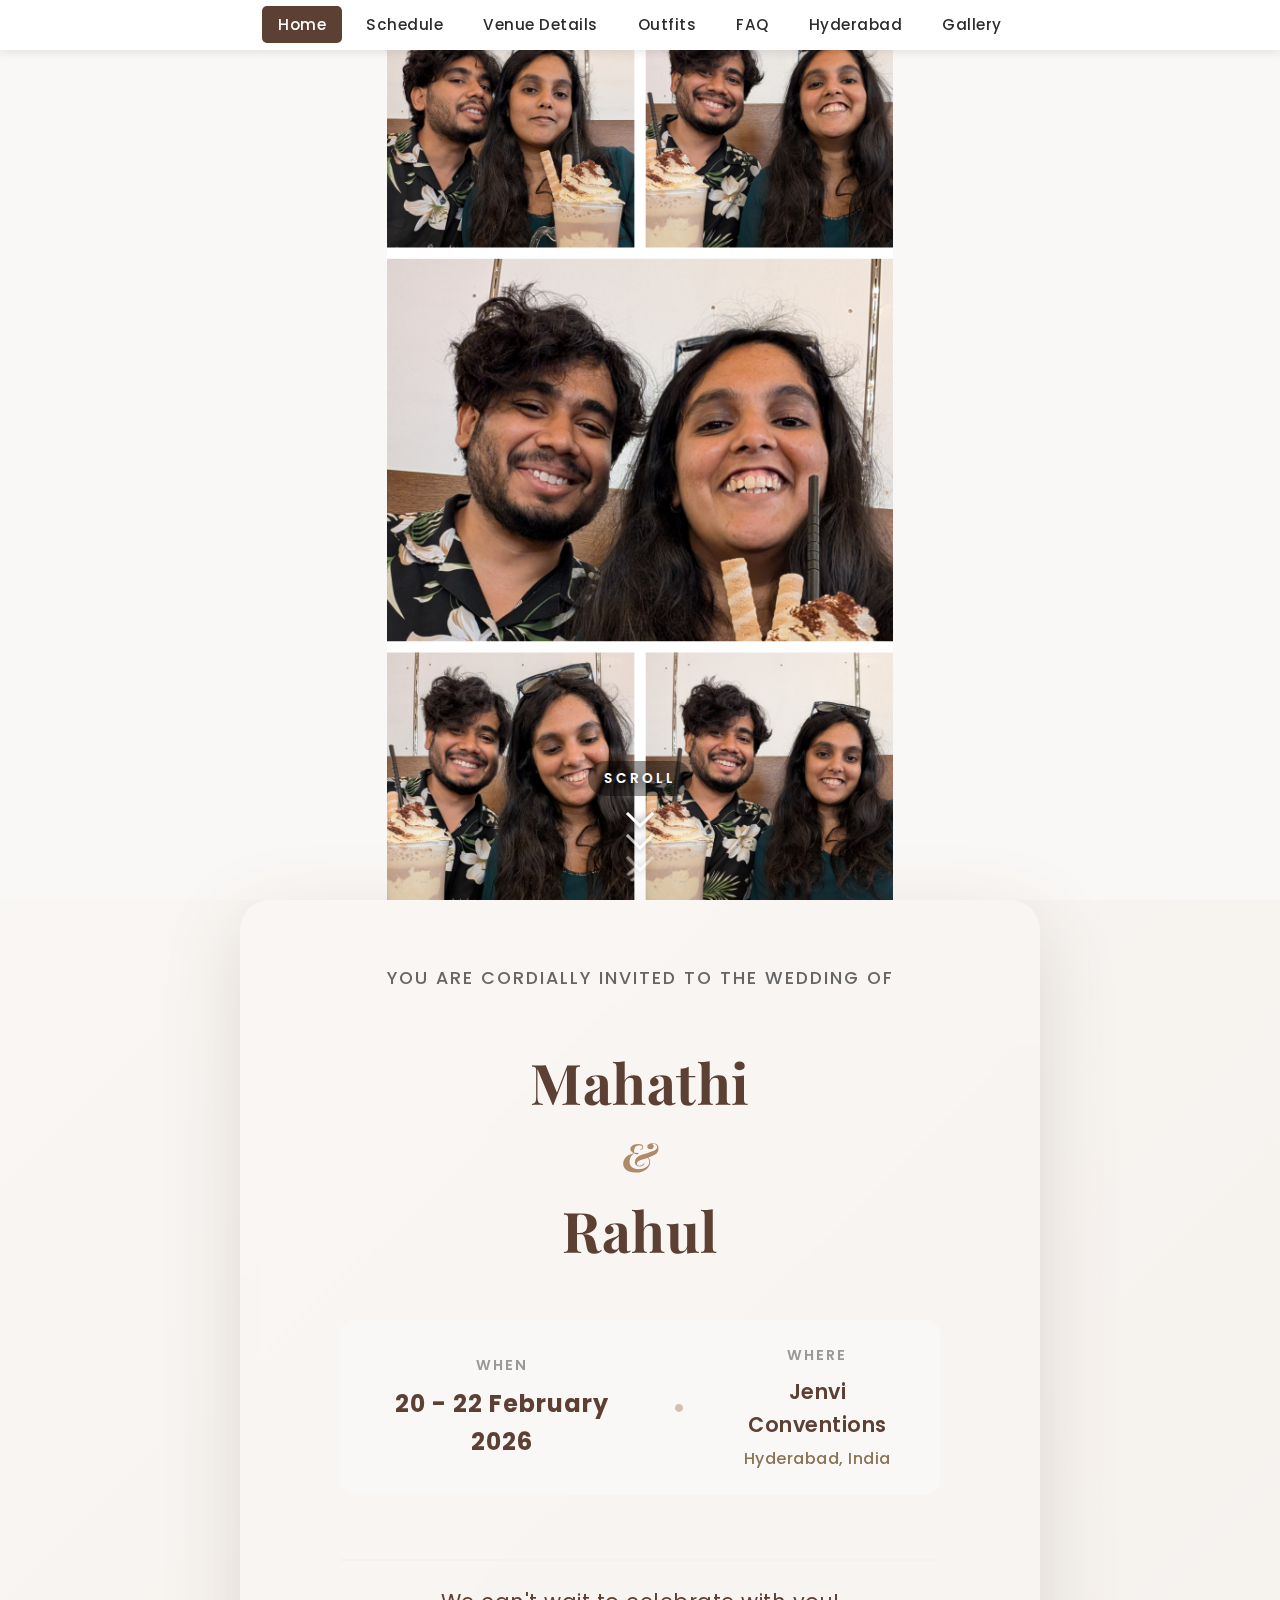
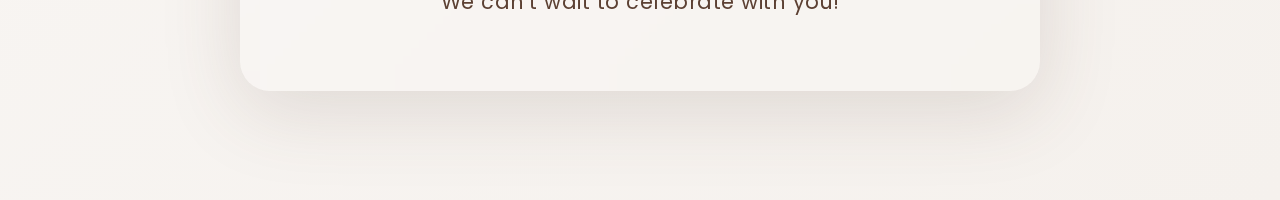
<file: index.html>
<!DOCTYPE html>
<html lang="en">
<head>
    <meta charset="UTF-8">
    <meta name="viewport" content="width=device-width, initial-scale=1.0">
    <title>Mahathi & Rahul - Wedding Celebration</title>
    <link rel="stylesheet" href="styles.css">
    <link rel="preconnect" href="https://fonts.googleapis.com">
    <link rel="preconnect" href="https://fonts.gstatic.com" crossorigin>
    <link href="https://fonts.googleapis.com/css2?family=Playfair+Display:wght@400;600;700&family=Poppins:wght@300;400;500;600&display=swap" rel="stylesheet">
    <script>window.currentPage = 'home';</script>
</head>
<body class="home-page">
    <!-- Full Screen Hero Image -->
    <section class="hero-image-section">
        <div class="hero-image-container">
            <img src="assets/images/20251010_135337-COLLAGE.jpg" alt="" class="hero-full-image">
        </div>
        <div class="scroll-indicator">
            <span class="scroll-text">Scroll</span>
            <div class="scroll-arrow">
                <span></span>
                <span></span>
                <span></span>
            </div>
        </div>
    </section>

    <!-- Navigation -->
    <div id="navbar-placeholder"></div>

    <!-- Simple Greeting Card Style Homepage -->
    <section class="greeting-card">
        <div class="card-content">
            <p class="invitation-text">You are cordially invited to the wedding of</p>
            
            <h1 class="couple-names">
                <span class="bride-name">Mahathi</span>
                <span class="ampersand">&</span>
                <span class="groom-name">Rahul</span>
            </h1>
            
            <div class="wedding-details">
                <div class="detail-item">
                    <p class="date-label">When</p>
                    <p class="date-text">20 - 22 February 2026</p>
                </div>
                
                <div class="detail-divider">•</div>
                
                <div class="detail-item">
                    <p class="venue-label">Where</p>
                    <p class="venue-text">Jenvi Conventions</p>
                    <p class="location-text">Hyderabad, India</p>
                </div>
            </div>
            
            
            <div class="footer-message">
                <p>We can't wait to celebrate with you!</p>
            </div>
        </div>
    </section>

    <script src="common.js?v=4"></script>
    <script src="script.js"></script>
</body>
</html>
</file>
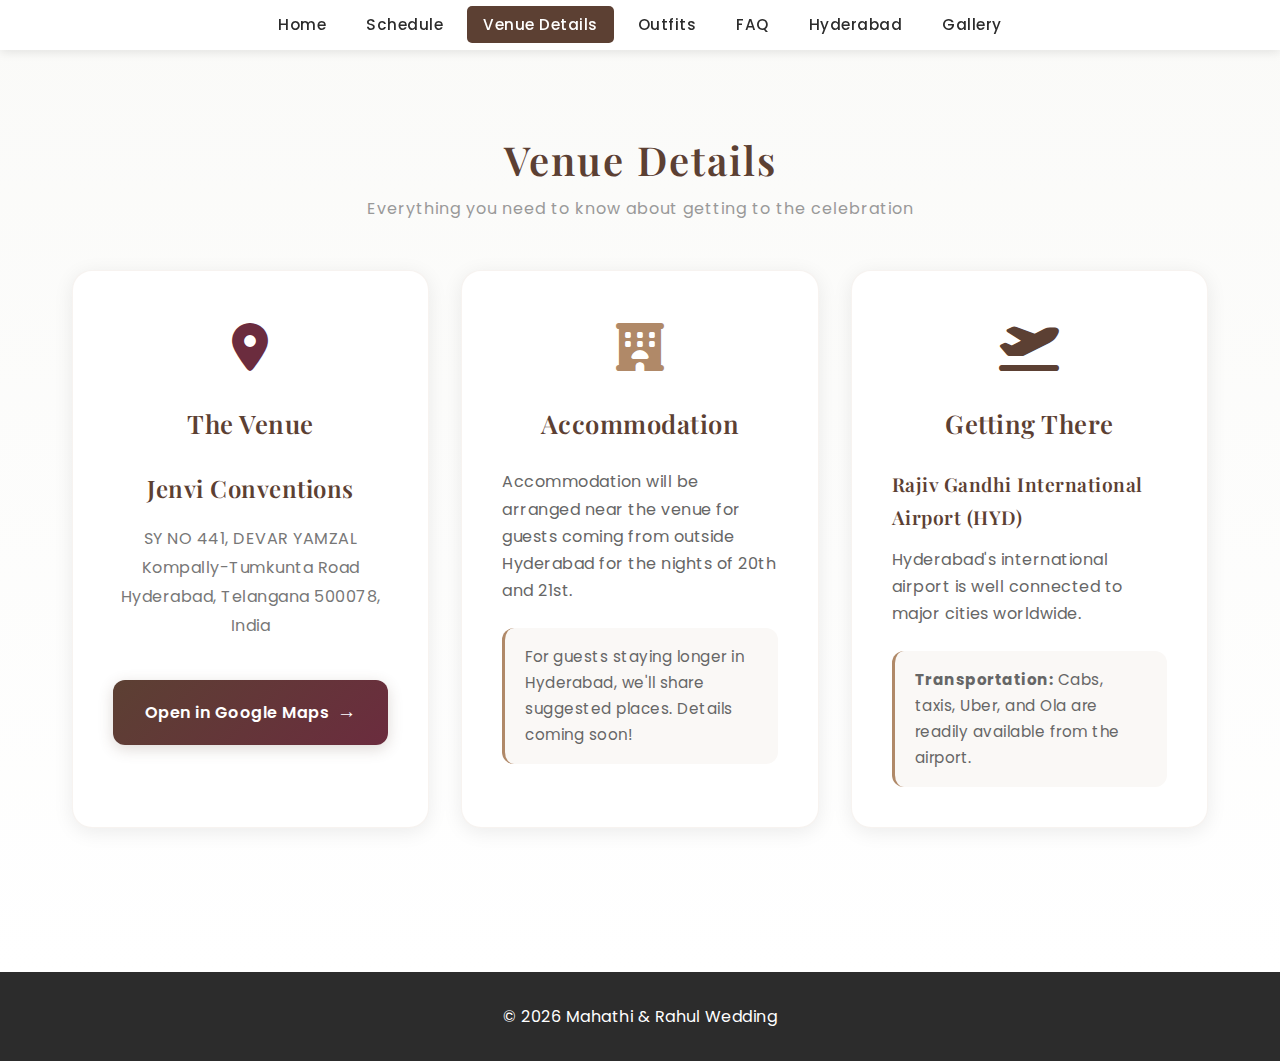
<file: details.html>
<!DOCTYPE html>
<html lang="en">
<head>
    <meta charset="UTF-8">
    <meta name="viewport" content="width=device-width, initial-scale=1.0">
    <title>Venue Details - Mahathi & Rahul Wedding</title>
    <link rel="stylesheet" href="styles.css">
    <link rel="preconnect" href="https://fonts.googleapis.com">
    <link rel="preconnect" href="https://fonts.gstatic.com" crossorigin>
    <link href="https://fonts.googleapis.com/css2?family=Playfair+Display:wght@400;600;700&family=Poppins:wght@300;400;500;600&display=swap" rel="stylesheet">
    <link rel="stylesheet" href="https://cdnjs.cloudflare.com/ajax/libs/font-awesome/6.4.0/css/all.min.css">
    <script>window.currentPage = 'details';</script>
</head>
<body>
    <!-- Navigation -->
    <div id="navbar-placeholder"></div>

    <!-- Details Section -->
    <section class="venue-details-section">
        <div class="container">
            <h2 class="section-title">Venue Details</h2>
            <p class="section-subtitle">Everything you need to know about getting to the celebration</p>
            
            <div class="venue-cards-grid">
                <!-- Venue Card -->
                <div class="venue-card">
                    <div class="venue-card-icon"><i class="fas fa-map-marker-alt" style="color: var(--burgundy);"></i></div>
                    <h3 class="venue-card-title">The Venue</h3>
                    <div class="venue-card-content">
                        <h4 class="venue-name">Jenvi Conventions</h4>
                        <p class="venue-address">SY NO 441, DEVAR YAMZAL<br>Kompally-Tumkunta Road<br>Hyderabad, Telangana 500078, India</p>
                        <a href="https://maps.app.goo.gl/ocPYmFavSFUXvknX9" target="_blank" class="venue-button">
                            <span>Open in Google Maps</span>
                            <span class="button-arrow">→</span>
                        </a>
                    </div>
                </div>

                <!-- Accommodation Card -->
                <div class="venue-card">
                    <div class="venue-card-icon"><i class="fas fa-hotel" style="color: var(--accent-color);"></i></div>
                    <h3 class="venue-card-title">Accommodation</h3>
                    <div class="venue-card-content">
                        <p>Accommodation will be arranged near the venue for guests coming from outside Hyderabad for the nights of 20th and 21st.</p>
                        <div class="venue-info-note">
                            <p>For guests staying longer in Hyderabad, we'll share suggested places. Details coming soon!</p>
                        </div>
                    </div>
                </div>

                <!-- Travel Card -->
                <div class="venue-card">
                    <div class="venue-card-icon"><i class="fas fa-plane-departure" style="color: var(--secondary-color);"></i></div>
                    <h3 class="venue-card-title">Getting There</h3>
                    <div class="venue-card-content">
                        <h4 class="airport-name">Rajiv Gandhi International Airport (HYD)</h4>
                        <p class="airport-info">Hyderabad's international airport is well connected to major cities worldwide.</p>
                        <div class="venue-info-note">
                            <p><strong>Transportation:</strong> Cabs, taxis, Uber, and Ola are readily available from the airport.</p>
                        </div>
                    </div>
                </div>
            </div>
        </div>
    </section>

    <div id="footer-placeholder"></div>

    <script src="common.js?v=3"></script>
    <script src="script.js"></script>
</body>
</html>
</file>
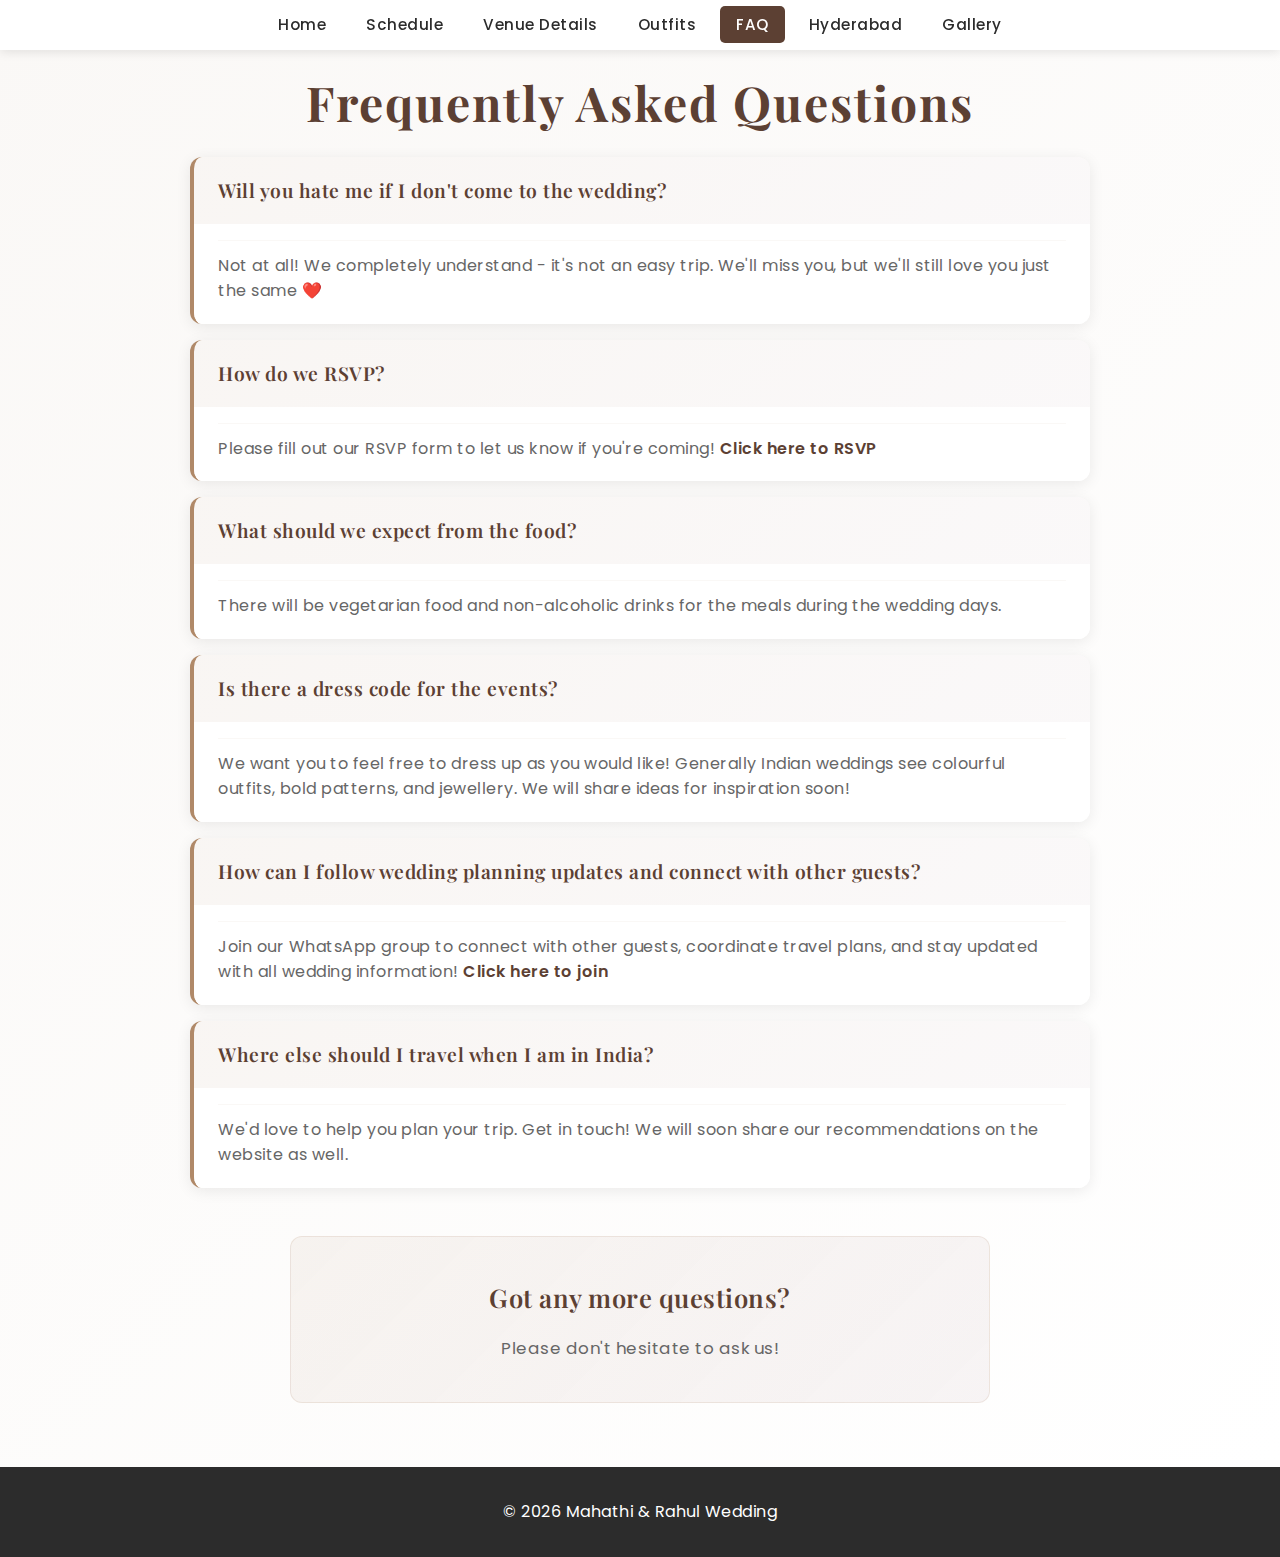
<file: faq.html>
<!DOCTYPE html>
<html lang="en">
<head>
    <meta charset="UTF-8">
    <meta name="viewport" content="width=device-width, initial-scale=1.0">
    <title>FAQ - Mahathi & Rahul Wedding</title>
    <link rel="stylesheet" href="styles.css">
    <link rel="preconnect" href="https://fonts.googleapis.com">
    <link rel="preconnect" href="https://fonts.gstatic.com" crossorigin>
    <link href="https://fonts.googleapis.com/css2?family=Playfair+Display:wght@400;600;700&family=Poppins:wght@300;400;500;600&display=swap" rel="stylesheet">
    <script>window.currentPage = 'faq';</script>
</head>
<body>
    <!-- Navigation -->
    <div id="navbar-placeholder"></div>

    <!-- FAQ Section -->
    <section class="faq-section" id="faq">
        <div class="container">
            <h2>Frequently Asked Questions</h2>
            
            <div class="faq-list" id="faqContainer">
                <!-- FAQs will be loaded dynamically from faq-data.json -->
                <p style="text-align: center; color: #666;">Loading FAQs...</p>
            </div>
            
            <div class="faq-cta">
                <h3>Got any more questions?</h3>
                <p>Please don't hesitate to ask us!</p>
            </div>
        </div>
    </section>

    <div id="footer-placeholder"></div>

    <script src="common.js?v=3"></script>
    <script src="script.js"></script>
    <script>
        // Load FAQs from faq-data.json
        async function loadFAQs() {
            try {
                const response = await fetch('faq-data.json');
                const data = await response.json();
                const faqContainer = document.getElementById('faqContainer');
                
                // Clear loading message
                faqContainer.innerHTML = '';
                
                // Generate FAQ items
                data.faqs.forEach((faq) => {
                    const faqItem = document.createElement('div');
                    faqItem.className = 'faq-item active'; // All items expanded
                    
                    faqItem.innerHTML = `
                        <div class="faq-question">
                            <h3>${faq.question}</h3>
                        </div>
                        <div class="faq-answer">
                            <div class="faq-answer-content">
                                <p>${faq.answer}</p>
                            </div>
                        </div>
                    `;
                    
                    faqContainer.appendChild(faqItem);
                });
            } catch (error) {
                console.error('Error loading FAQs:', error);
                document.getElementById('faqContainer').innerHTML = '<p style="text-align: center; color: red;">Error loading FAQs. Please refresh the page.</p>';
            }
        }
        
        // Load FAQs when page loads
        document.addEventListener('DOMContentLoaded', loadFAQs);
    </script>
</body>
</html>
</file>
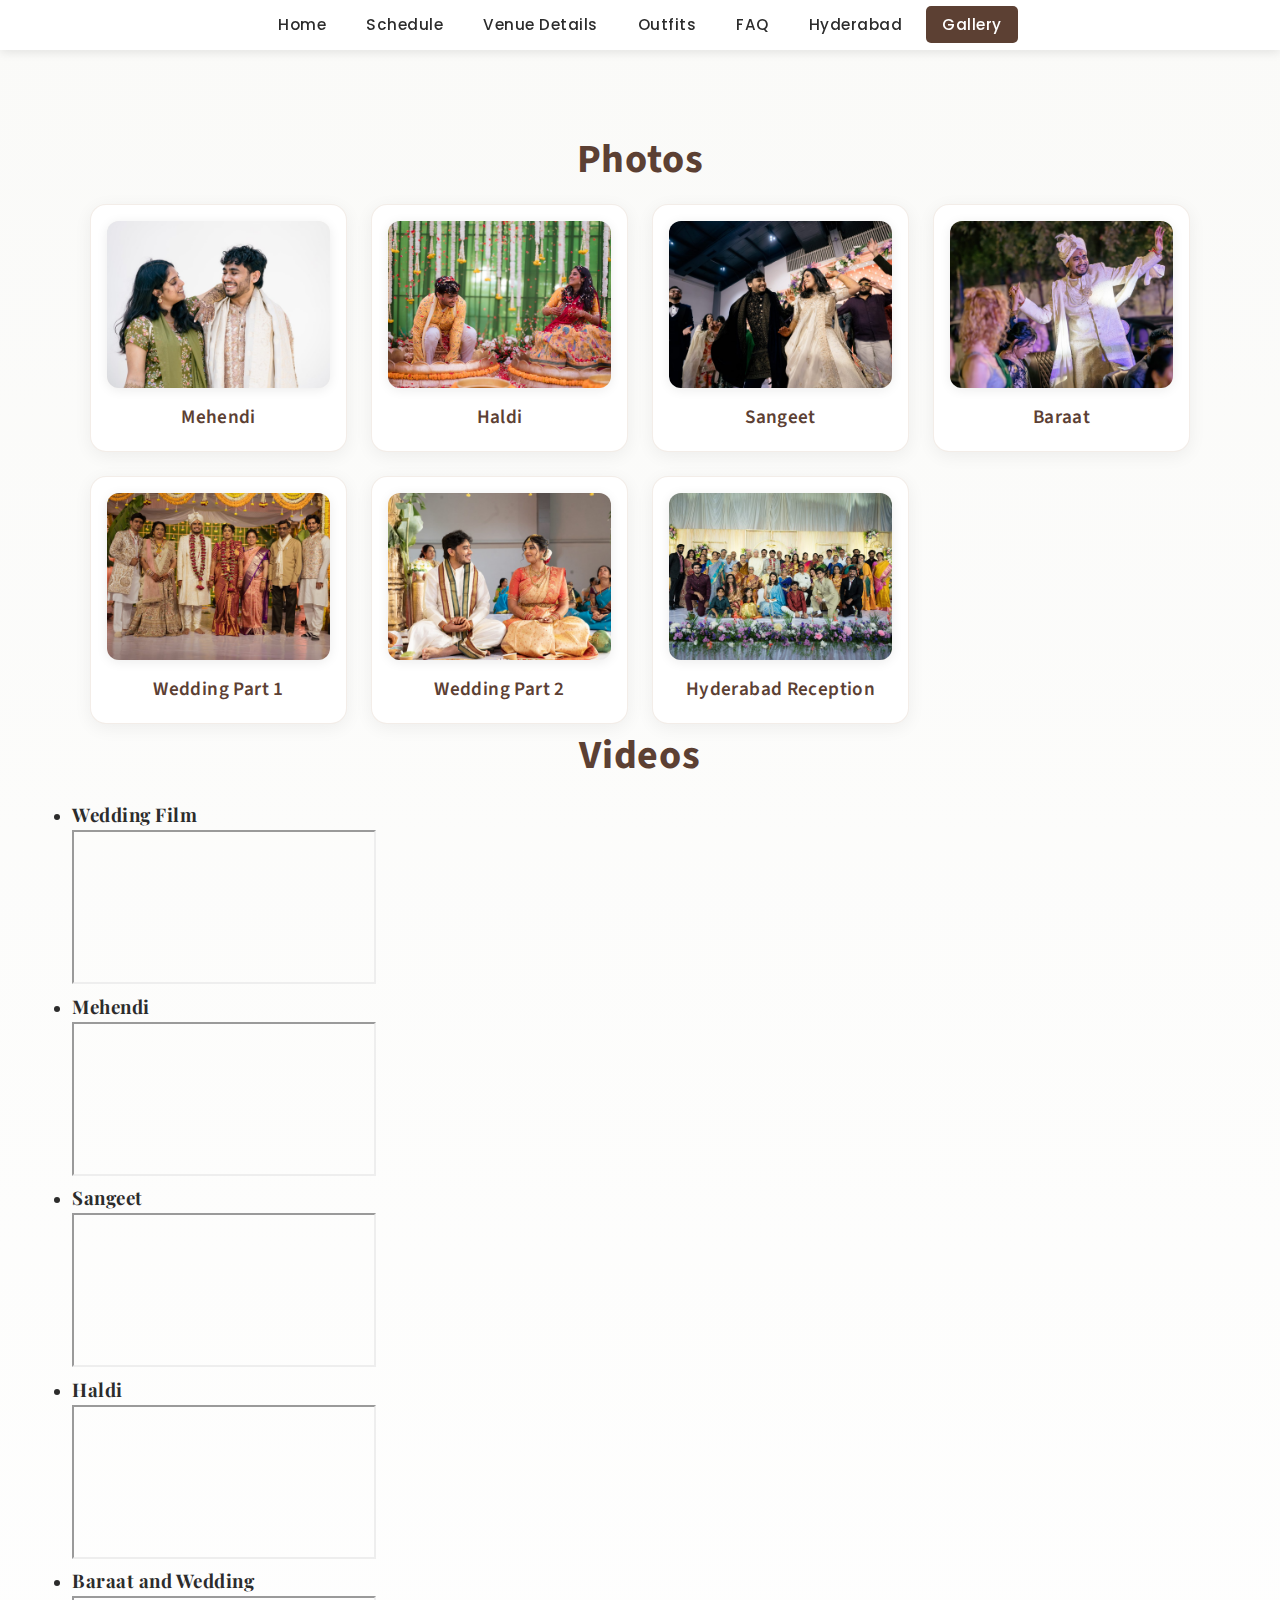
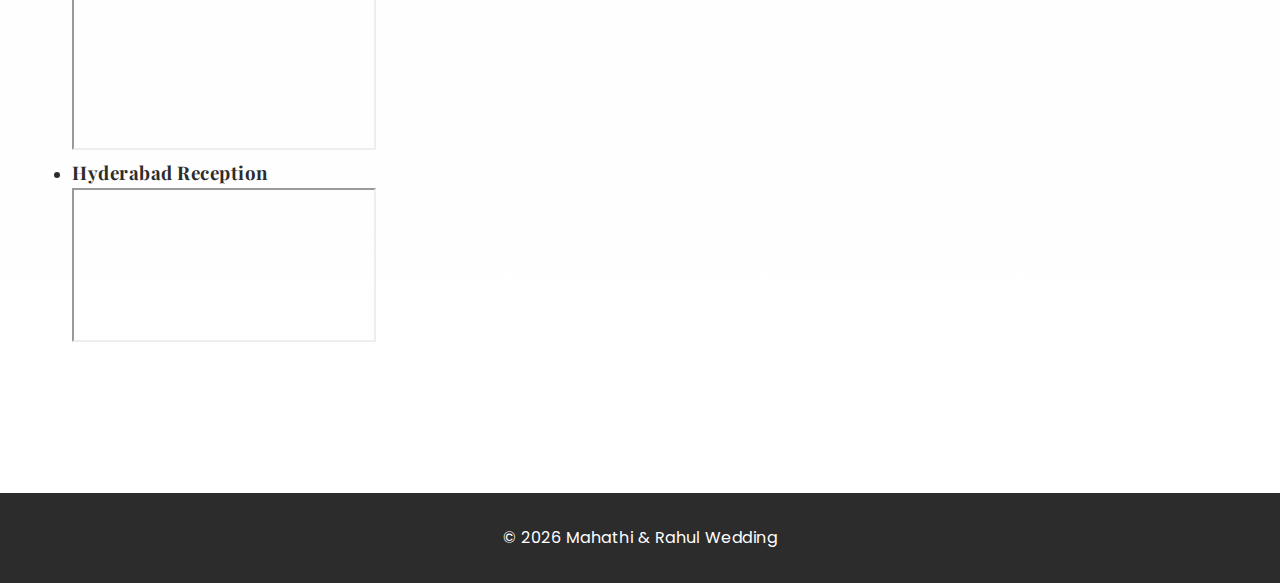
<file: gallery.html>
<!DOCTYPE html>
<html lang="en">
<head>
    <meta charset="UTF-8">
    <meta name="viewport" content="width=device-width, initial-scale=1.0">
    <title>Gallery - Mahathi & Rahul Wedding</title>
    <link rel="stylesheet" href="styles.css">
    <link rel="preconnect" href="https://fonts.googleapis.com">
    <link rel="preconnect" href="https://fonts.gstatic.com" crossorigin>
    <!-- Readable sans for this page only (album names, headings in the Photos block) -->
    <link href="https://fonts.googleapis.com/css2?family=Source+Sans+3:ital,wght@0,400;0,600;0,700;1,400&display=swap" rel="stylesheet">
    <script>window.currentPage = 'gallery';</script>
</head>
<body>
    <div id="navbar-placeholder"></div>

    <section class="photos-section">
        <div class="container">
            <h2 class="section-title">Photos</h2>

            <ul class="photos-album-list">
                <li>
                    <a href="https://photos.app.goo.gl/R1VEeqRvAcAFSDJb9" target="_blank" rel="noopener noreferrer" class="photos-album-card" aria-label="Open Mehendi album in Google Photos">
                        <span class="photos-album-thumb"><img src="assets/images/photo-covers/mehendi.jpg" alt="" loading="lazy" decoding="async"></span>
                        <span class="photos-album-title">Mehendi</span>
                    </a>
                </li>
                <li>
                    <a href="https://photos.app.goo.gl/BDKTWhdgKXvpHFvk7" target="_blank" rel="noopener noreferrer" class="photos-album-card" aria-label="Open Haldi album in Google Photos">
                        <span class="photos-album-thumb"><img src="assets/images/photo-covers/haldi.jpg" alt="" loading="lazy" decoding="async"></span>
                        <span class="photos-album-title">Haldi</span>
                    </a>
                </li>
                <li>
                    <a href="https://photos.app.goo.gl/xfGm45D3TqowKqGF9" target="_blank" rel="noopener noreferrer" class="photos-album-card" aria-label="Open Sangeet album in Google Photos">
                        <span class="photos-album-thumb"><img src="assets/images/photo-covers/sangeet.jpg" alt="" loading="lazy" decoding="async"></span>
                        <span class="photos-album-title">Sangeet</span>
                    </a>
                </li>
                <li>
                    <a href="https://photos.app.goo.gl/iUAG2KuiFN1w3nK97" target="_blank" rel="noopener noreferrer" class="photos-album-card" aria-label="Open Baraat album in Google Photos">
                        <span class="photos-album-thumb"><img src="assets/images/photo-covers/baraat.jpg" alt="" loading="lazy" decoding="async"></span>
                        <span class="photos-album-title">Baraat</span>
                    </a>
                </li>
                <li>
                    <a href="https://photos.app.goo.gl/61U7HpYSsMv3HkDz9" target="_blank" rel="noopener noreferrer" class="photos-album-card" aria-label="Open Wedding Part 1 album in Google Photos">
                        <span class="photos-album-thumb"><img src="assets/images/photo-covers/wedding-part-1.jpg" alt="" loading="lazy" decoding="async"></span>
                        <span class="photos-album-title">Wedding Part 1</span>
                    </a>
                </li>
                <li>
                    <a href="https://photos.app.goo.gl/kLnmXniYtK1D9FSk8" target="_blank" rel="noopener noreferrer" class="photos-album-card" aria-label="Open Wedding Part 2 album in Google Photos">
                        <span class="photos-album-thumb"><img src="assets/images/photo-covers/wedding-part-2.jpg" alt="" loading="lazy" decoding="async"></span>
                        <span class="photos-album-title">Wedding Part 2</span>
                    </a>
                </li>
                <li>
                    <a href="https://photos.app.goo.gl/FFHgwx4VPvGBZAxM6" target="_blank" rel="noopener noreferrer" class="photos-album-card" aria-label="Open Hyderabad Reception album in Google Photos">
                        <span class="photos-album-thumb"><img src="assets/images/photo-covers/hyd-reception.jpg" alt="" loading="lazy" decoding="async"></span>
                        <span class="photos-album-title">Hyderabad Reception</span>
                    </a>
                </li>
            </ul>

            <h2 class="section-title videos-section-title">Videos</h2>

            <ul class="videos-list">
                <li class="videos-item">
                    <h3 class="videos-item-title">Wedding Film</h3>
                    <div class="video-embed">
                        <iframe src="https://www.youtube.com/embed/jPIgRx0yw9s" title="Wedding Film" allow="accelerometer; autoplay; clipboard-write; encrypted-media; gyroscope; picture-in-picture; web-share" allowfullscreen loading="lazy" referrerpolicy="strict-origin-when-cross-origin"></iframe>
                    </div>
                </li>
                <li class="videos-item">
                    <h3 class="videos-item-title">Mehendi</h3>
                    <div class="video-embed">
                        <iframe src="https://www.youtube.com/embed/Rc6NltTCPf4" title="Mehendi" allow="accelerometer; autoplay; clipboard-write; encrypted-media; gyroscope; picture-in-picture; web-share" allowfullscreen loading="lazy" referrerpolicy="strict-origin-when-cross-origin"></iframe>
                    </div>
                </li>
                <li class="videos-item">
                    <h3 class="videos-item-title">Sangeet</h3>
                    <div class="video-embed">
                        <iframe src="https://www.youtube.com/embed/SDu1-kygJnM" title="Sangeet" allow="accelerometer; autoplay; clipboard-write; encrypted-media; gyroscope; picture-in-picture; web-share" allowfullscreen loading="lazy" referrerpolicy="strict-origin-when-cross-origin"></iframe>
                    </div>
                </li>
                <li class="videos-item">
                    <h3 class="videos-item-title">Haldi</h3>
                    <div class="video-embed">
                        <iframe src="https://www.youtube.com/embed/5It9I8Lxu5A" title="Haldi" allow="accelerometer; autoplay; clipboard-write; encrypted-media; gyroscope; picture-in-picture; web-share" allowfullscreen loading="lazy" referrerpolicy="strict-origin-when-cross-origin"></iframe>
                    </div>
                </li>
                <li class="videos-item">
                    <h3 class="videos-item-title">Baraat and Wedding</h3>
                    <div class="video-embed">
                        <iframe src="https://www.youtube.com/embed/WGqSeR0kr5I" title="Baraat and Wedding" allow="accelerometer; autoplay; clipboard-write; encrypted-media; gyroscope; picture-in-picture; web-share" allowfullscreen loading="lazy" referrerpolicy="strict-origin-when-cross-origin"></iframe>
                    </div>
                </li>
                <li class="videos-item">
                    <h3 class="videos-item-title">Hyderabad Reception</h3>
                    <div class="video-embed">
                        <iframe src="https://www.youtube.com/embed/l4Qxg_mhDZc" title="Hyderabad Reception" allow="accelerometer; autoplay; clipboard-write; encrypted-media; gyroscope; picture-in-picture; web-share" allowfullscreen loading="lazy" referrerpolicy="strict-origin-when-cross-origin"></iframe>
                    </div>
                </li>
            </ul>
        </div>
    </section>

    <div id="footer-placeholder"></div>

    <script src="common.js?v=4"></script>
    <script src="script.js"></script>
</body>
</html>
</file>
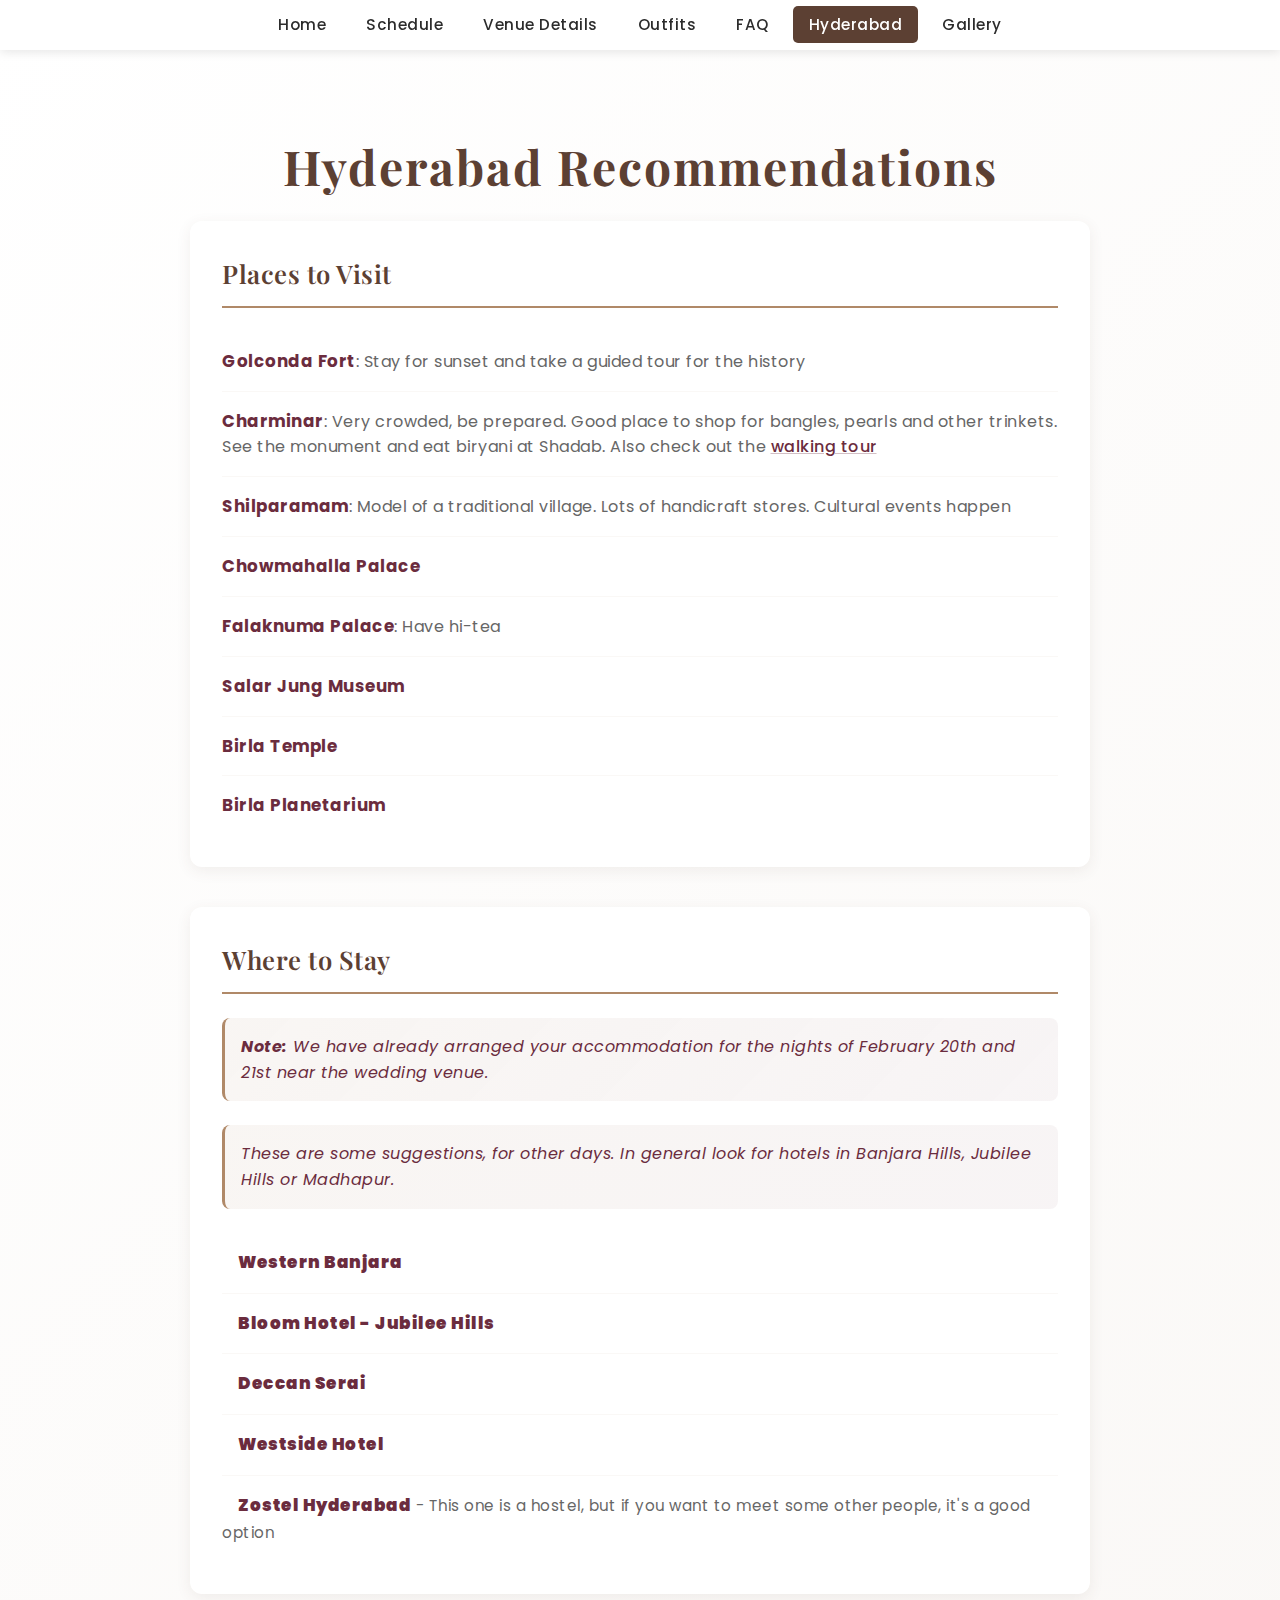
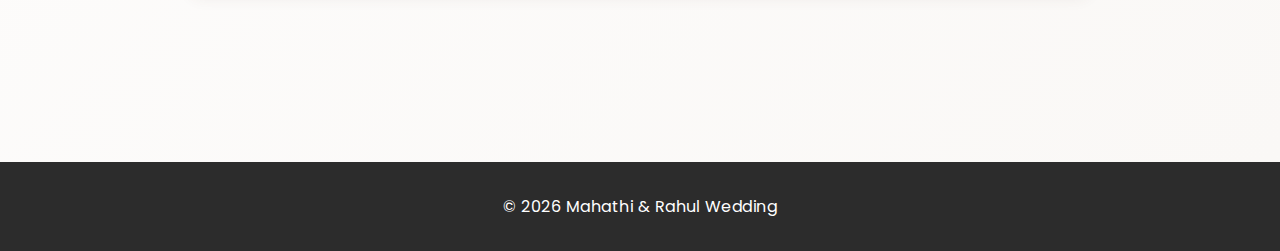
<file: hyderabad.html>
<!DOCTYPE html>
<html lang="en">
<head>
    <meta charset="UTF-8">
    <meta name="viewport" content="width=device-width, initial-scale=1.0">
    <title>Hyderabad Recommendations - Mahathi & Rahul Wedding</title>
    <link rel="stylesheet" href="styles.css">
    <link rel="preconnect" href="https://fonts.googleapis.com">
    <link rel="preconnect" href="https://fonts.gstatic.com" crossorigin>
    <link href="https://fonts.googleapis.com/css2?family=Playfair+Display:wght@400;600;700&family=Poppins:wght@300;400;500;600&display=swap" rel="stylesheet">
    <script>window.currentPage = 'hyderabad';</script>
</head>
<body>
    <!-- Navigation -->
    <div id="navbar-placeholder"></div>

    <!-- Hyderabad Recommendations Section -->
    <section class="hyderabad-section" id="hyderabad-recommendations">
        <div class="container">
            <h2>Hyderabad Recommendations</h2>
            
            <div class="recommendations-content">
                <div class="recommendations-section">
                    <h3>Places to Visit</h3>
                    <ul class="attractions-list">
                        <li class="attraction-item">
                            <strong>Golconda Fort</strong>: Stay for sunset and take a guided tour for the history
                        </li>
                        <li class="attraction-item">
                            <strong>Charminar</strong>: Very crowded, be prepared. Good place to shop for bangles, pearls and other trinkets. See the monument and eat biryani at Shadab. Also check out the <a href="https://www.getyourguide.com/-t301923?locale=en-NL&currency=INR&surface=maps&funnel=nav&google_ads_click_source=&product_id=301923&option_id=529633&partner_id=CD951" target="_blank" class="external-link">walking tour</a>
                        </li>
                        <li class="attraction-item">
                            <strong>Shilparamam</strong>: Model of a traditional village. Lots of handicraft stores. Cultural events happen
                        </li>
                        <li class="attraction-item">
                            <strong>Chowmahalla Palace</strong>
                        </li>
                        <li class="attraction-item">
                            <strong>Falaknuma Palace</strong>: Have hi-tea
                        </li>
                        <li class="attraction-item">
                            <strong>Salar Jung Museum</strong>
                        </li>
                        <li class="attraction-item">
                            <strong>Birla Temple</strong>
                        </li>
                        <li class="attraction-item">
                            <strong>Birla Planetarium</strong>
                        </li>
                    </ul>
                </div>
                
                <div class="recommendations-section">
                    <h3>Where to Stay</h3>
                    <p class="hotels-note"><strong>Note:</strong> We have already arranged your accommodation for the nights of February 20th and 21st near the wedding venue.</p>
                    <p class="hotels-note">These are some suggestions, for other days. In general look for hotels in Banjara Hills, Jubilee Hills or Madhapur.</p>
                    <ul class="hotels-list">
                        <li class="hotel-item">
                            <a href="https://maps.app.goo.gl/XUv2tKyLXnHSFj5fA" target="_blank" class="hotel-link">
                                <strong>Western Banjara</strong>
                            </a>
                        </li>
                        <li class="hotel-item">
                            <a href="https://maps.app.goo.gl/eoqN8wAw8QbyMn5q8" target="_blank" class="hotel-link">
                                <strong>Bloom Hotel - Jubilee Hills</strong>
                            </a>
                        </li>
                        <li class="hotel-item">
                            <a href="https://maps.app.goo.gl/dbHBjYNhv6Xd39bF6" target="_blank" class="hotel-link">
                                <strong>Deccan Serai</strong>
                            </a>
                        </li>
                        <li class="hotel-item">
                            <a href="https://maps.app.goo.gl/PNiEpwbgjjg6BTXB9" target="_blank" class="hotel-link">
                                <strong>Westside Hotel</strong>
                            </a>
                        </li>
                        <li class="hotel-item">
                            <a href="https://maps.app.goo.gl/8v5fUixFBJDoYfcE9" target="_blank" class="hotel-link">
                                <strong>Zostel Hyderabad</strong>
                            </a>
                            <span class="hotel-description"> - This one is a hostel, but if you want to meet some other people, it's a good option</span>
                        </li>
                    </ul>
                </div>
            </div>
        </div>
    </section>

    <div id="footer-placeholder"></div>

    <script src="common.js?v=3"></script>
    <script src="script.js"></script>
</body>
</html>
</file>
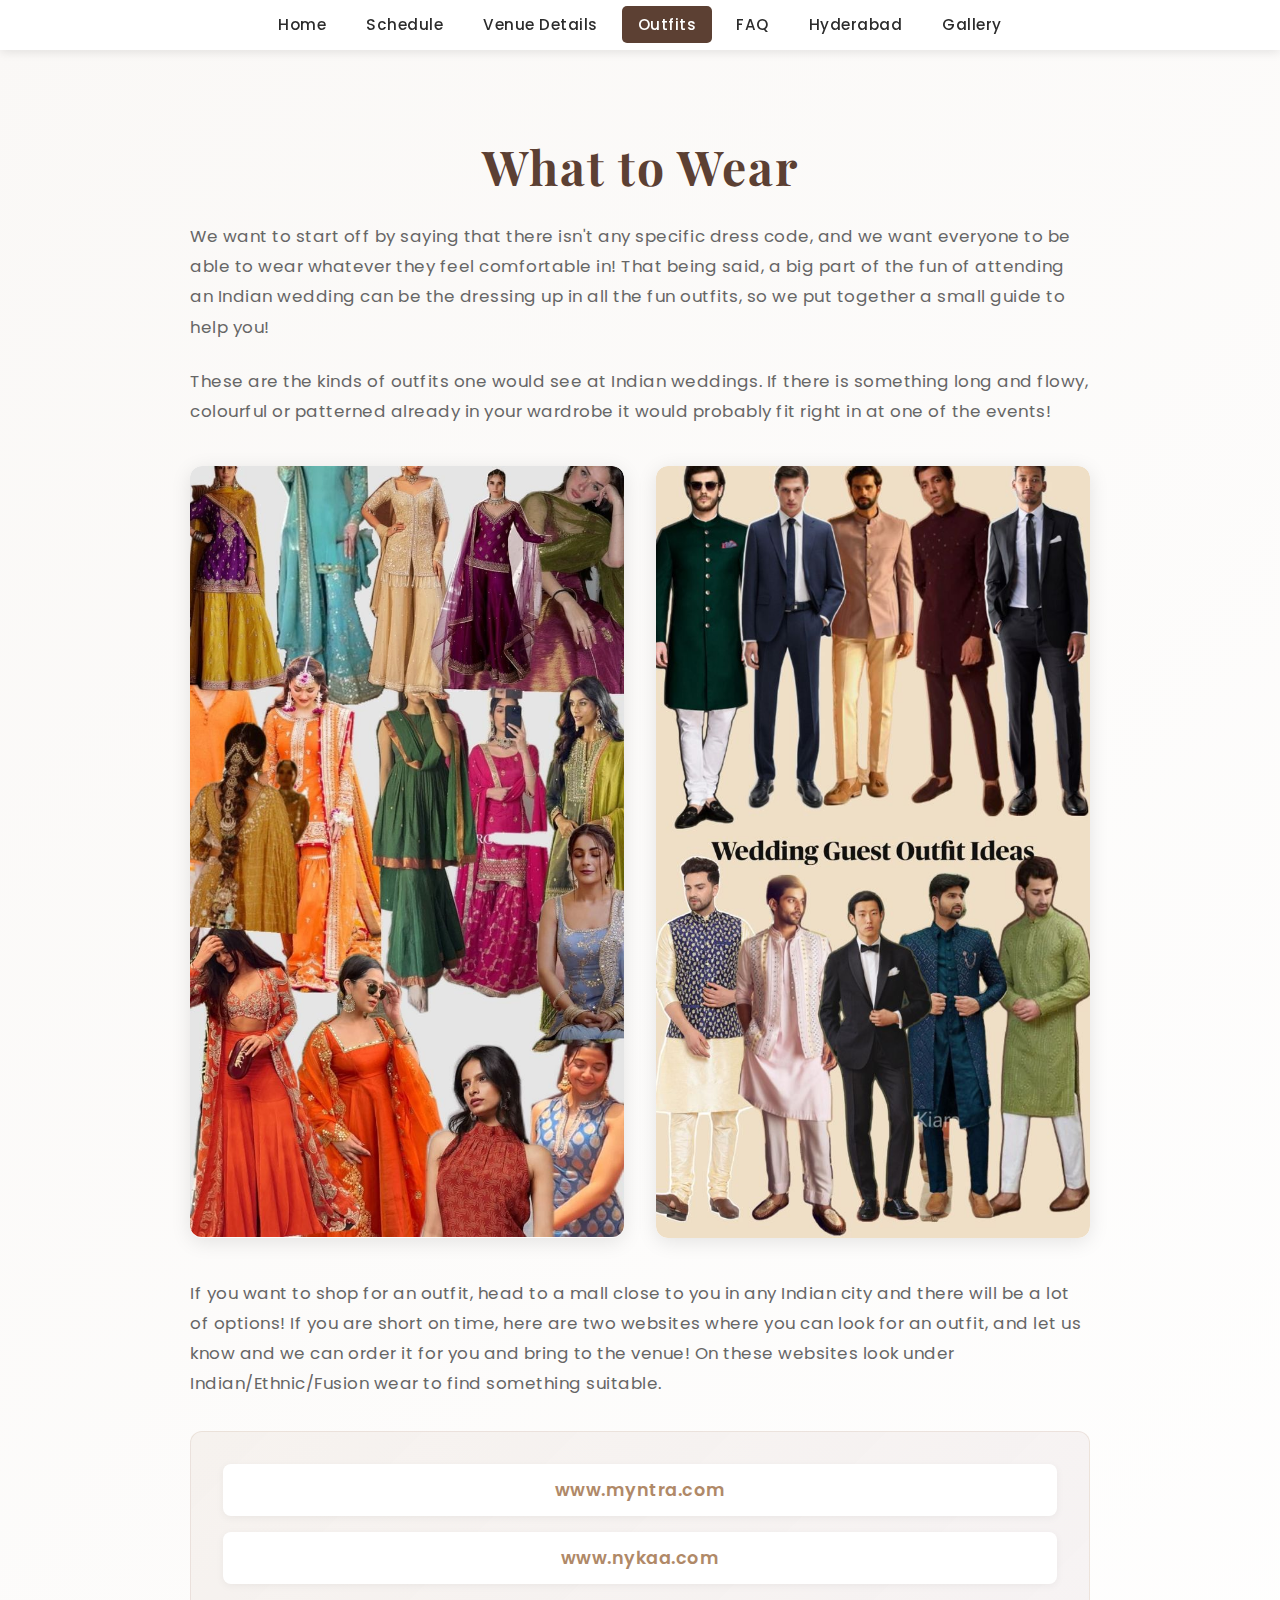
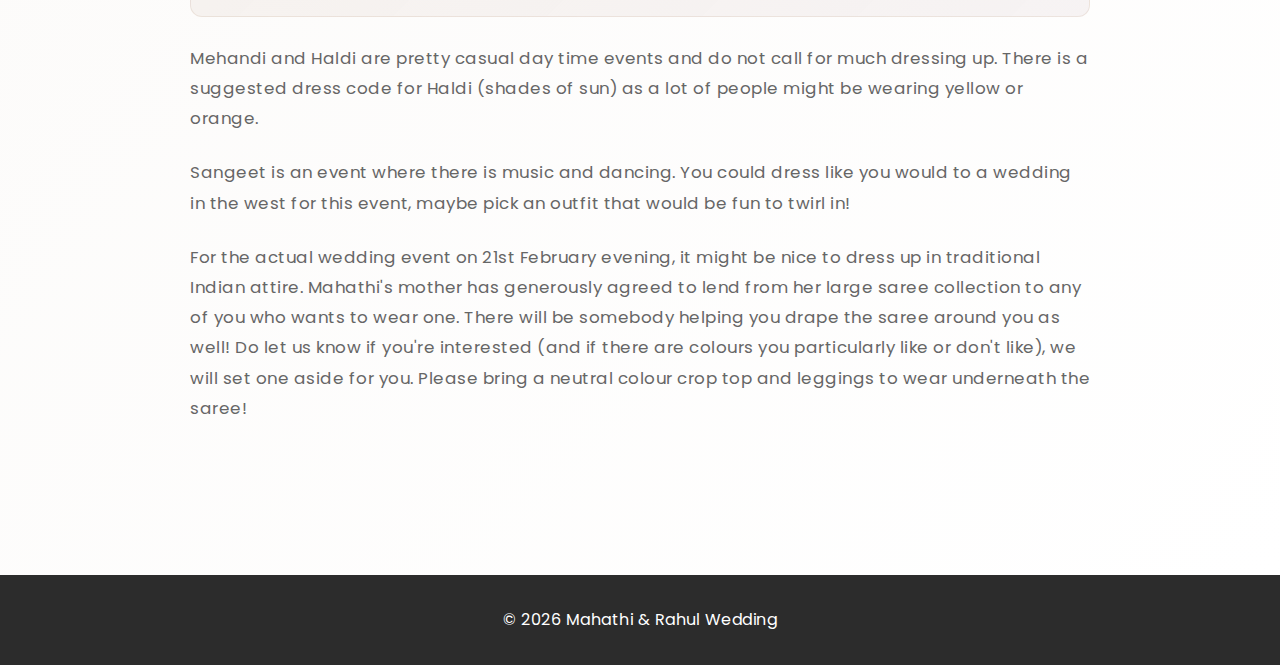
<file: outfits.html>
<!DOCTYPE html>
<html lang="en">
<head>
    <meta charset="UTF-8">
    <meta name="viewport" content="width=device-width, initial-scale=1.0">
    <title>Outfits - Mahathi & Rahul Wedding</title>
    <link rel="stylesheet" href="styles.css">
    <link rel="preconnect" href="https://fonts.googleapis.com">
    <link rel="preconnect" href="https://fonts.gstatic.com" crossorigin>
    <link href="https://fonts.googleapis.com/css2?family=Playfair+Display:wght@400;600;700&family=Poppins:wght@300;400;500;600&display=swap" rel="stylesheet">
    <script>window.currentPage = 'outfits';</script>
</head>
<body>
    <!-- Navigation -->
    <div id="navbar-placeholder"></div>

    <!-- Outfits Section -->
    <section class="outfits-section">
        <div class="container">
            <h2>What to Wear</h2>
            
            <div class="outfits-content">
                <p>We want to start off by saying that there isn't any specific dress code, and we want everyone to be able to wear whatever they feel comfortable in! That being said, a big part of the fun of attending an Indian wedding can be the dressing up in all the fun outfits, so we put together a small guide to help you!</p>
                
                <p>These are the kinds of outfits one would see at Indian weddings. If there is something long and flowy, colourful or patterned already in your wardrobe it would probably fit right in at one of the events!</p>
                
                <div class="outfits-images">
                    <div class="outfit-image">
                        <img src="assets/images/outfits/outfits_women.jpeg" alt="Women's outfit examples">
                    </div>
                    <div class="outfit-image">
                        <img src="assets/images/outfits/outfits_men.jpeg" alt="Men's outfit examples">
                    </div>
                </div>

                <p>If you want to shop for an outfit, head to a mall close to you in any Indian city and there will be a lot of options! If you are short on time, here are two websites where you can look for an outfit, and let us know and we can order it for you and bring to the venue! On these websites look under Indian/Ethnic/Fusion wear to find something suitable.</p>
                
                <div class="shopping-links">
                    <a href="https://www.myntra.com" target="_blank" rel="noopener noreferrer">www.myntra.com</a>
                    <a href="https://www.nykaa.com" target="_blank" rel="noopener noreferrer">www.nykaa.com</a>
                </div>
                
                <br>
                <p>Mehandi and Haldi are pretty casual day time events and do not call for much dressing up. There is a suggested dress code for Haldi (shades of sun) as a lot of people might be wearing yellow or orange.</p>
                
                <p>Sangeet is an event where there is music and dancing. You could dress like you would to a wedding in the west for this event, maybe pick an outfit that would be fun to twirl in!</p>
                
                <p>For the actual wedding event on 21st February evening, it might be nice to dress up in traditional Indian attire. Mahathi's mother has generously agreed to lend from her large saree collection to any of you who wants to wear one. There will be somebody helping you drape the saree around you as well! Do let us know if you're interested (and if there are colours you particularly like or don't like), we will set one aside for you. Please bring a neutral colour crop top and leggings to wear underneath the saree!</p>
                
            </div>
        </div>
    </section>

    <div id="footer-placeholder"></div>

    <script src="common.js"></script>
    <script src="script.js"></script>
</body>
</html>
</file>
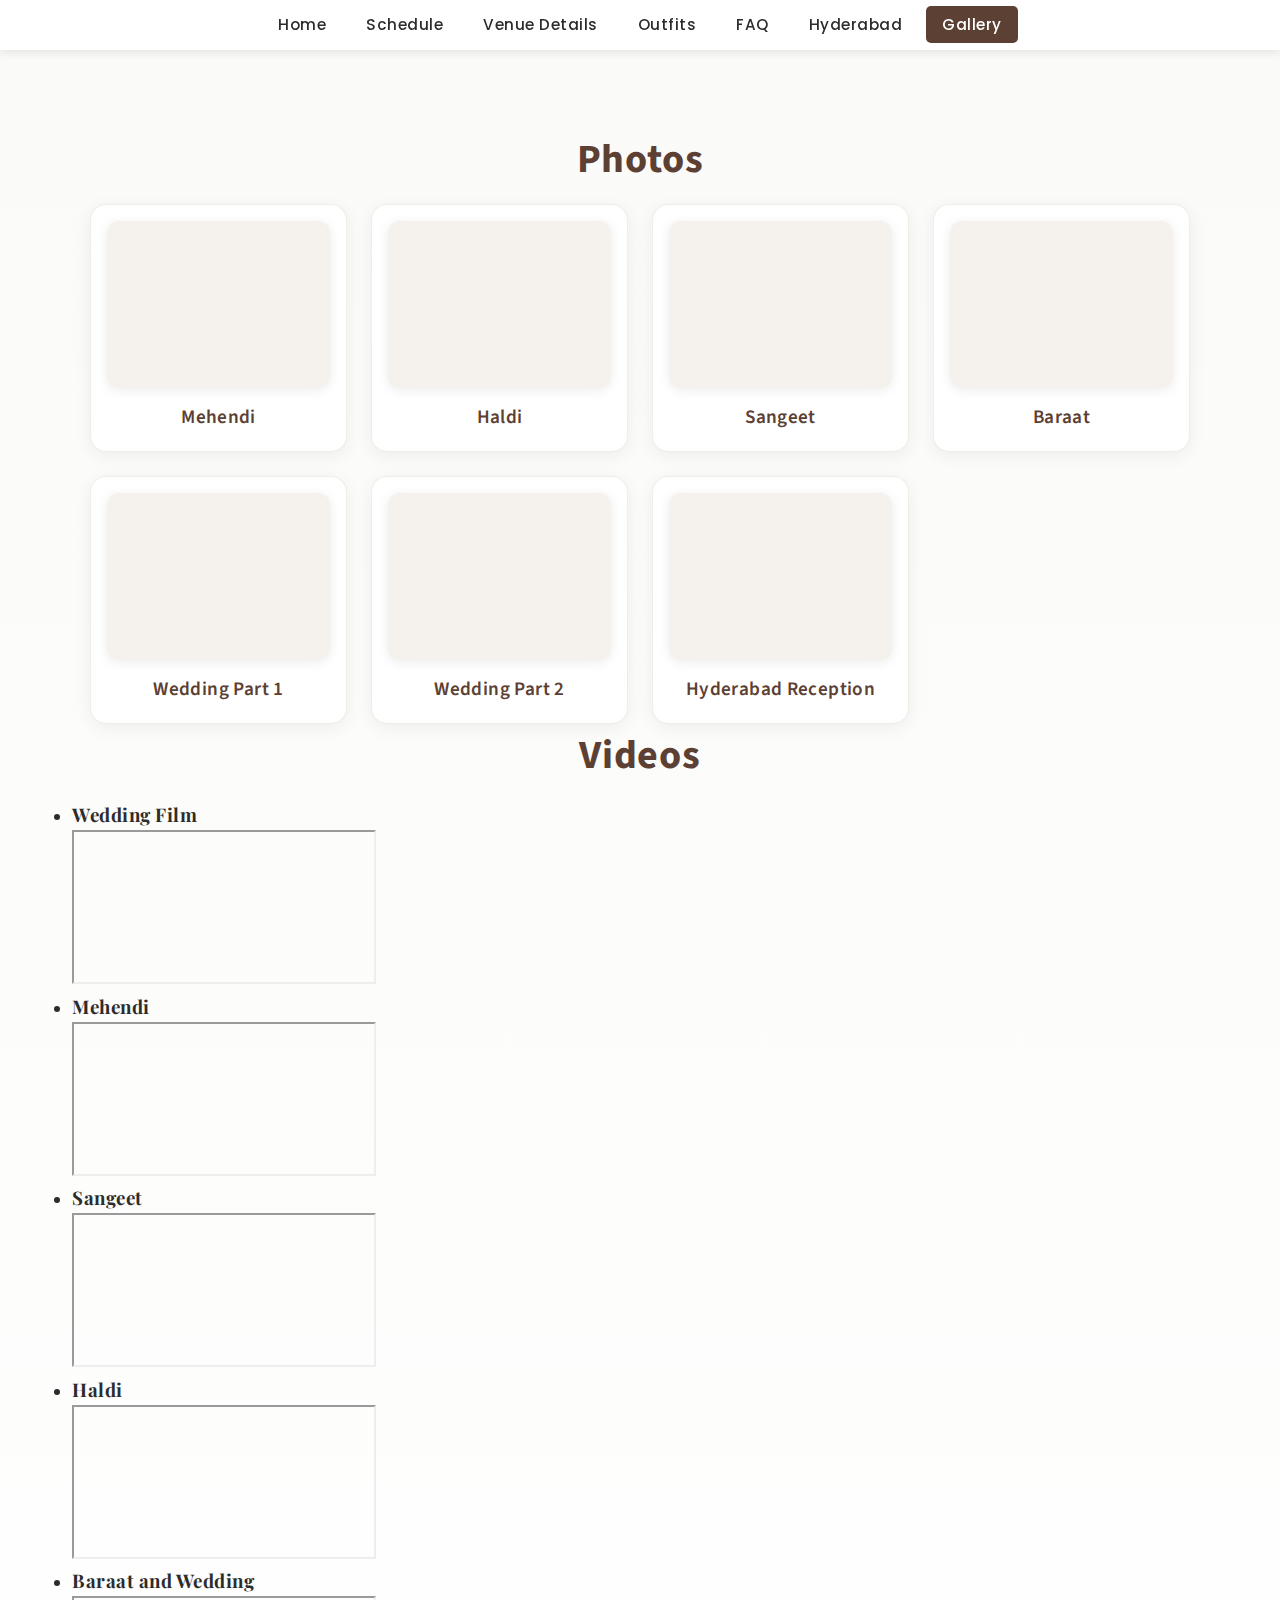
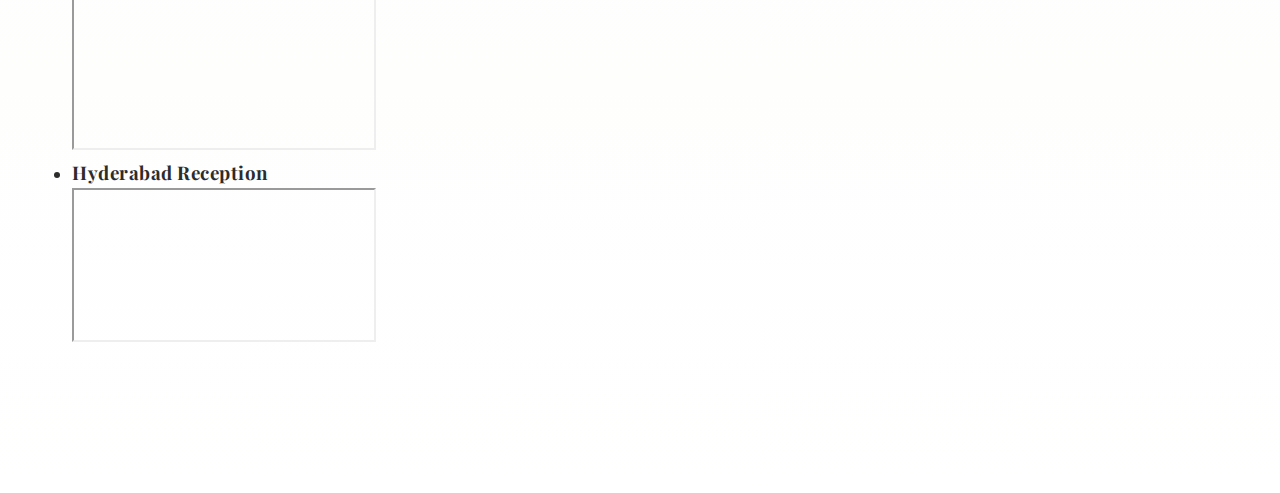
<file: photos-and-videos.html>
<!DOCTYPE html>
<html lang="en">
<head>
    <meta charset="UTF-8">
    <meta name="viewport" content="width=device-width, initial-scale=1.0">
    <meta http-equiv="refresh" content="0; url=gallery.html">
    <link rel="canonical" href="gallery.html">
    <title>Redirecting…</title>
</head>
<body>
    <p><a href="gallery.html">Gallery</a></p>
</body>
</html>
</file>
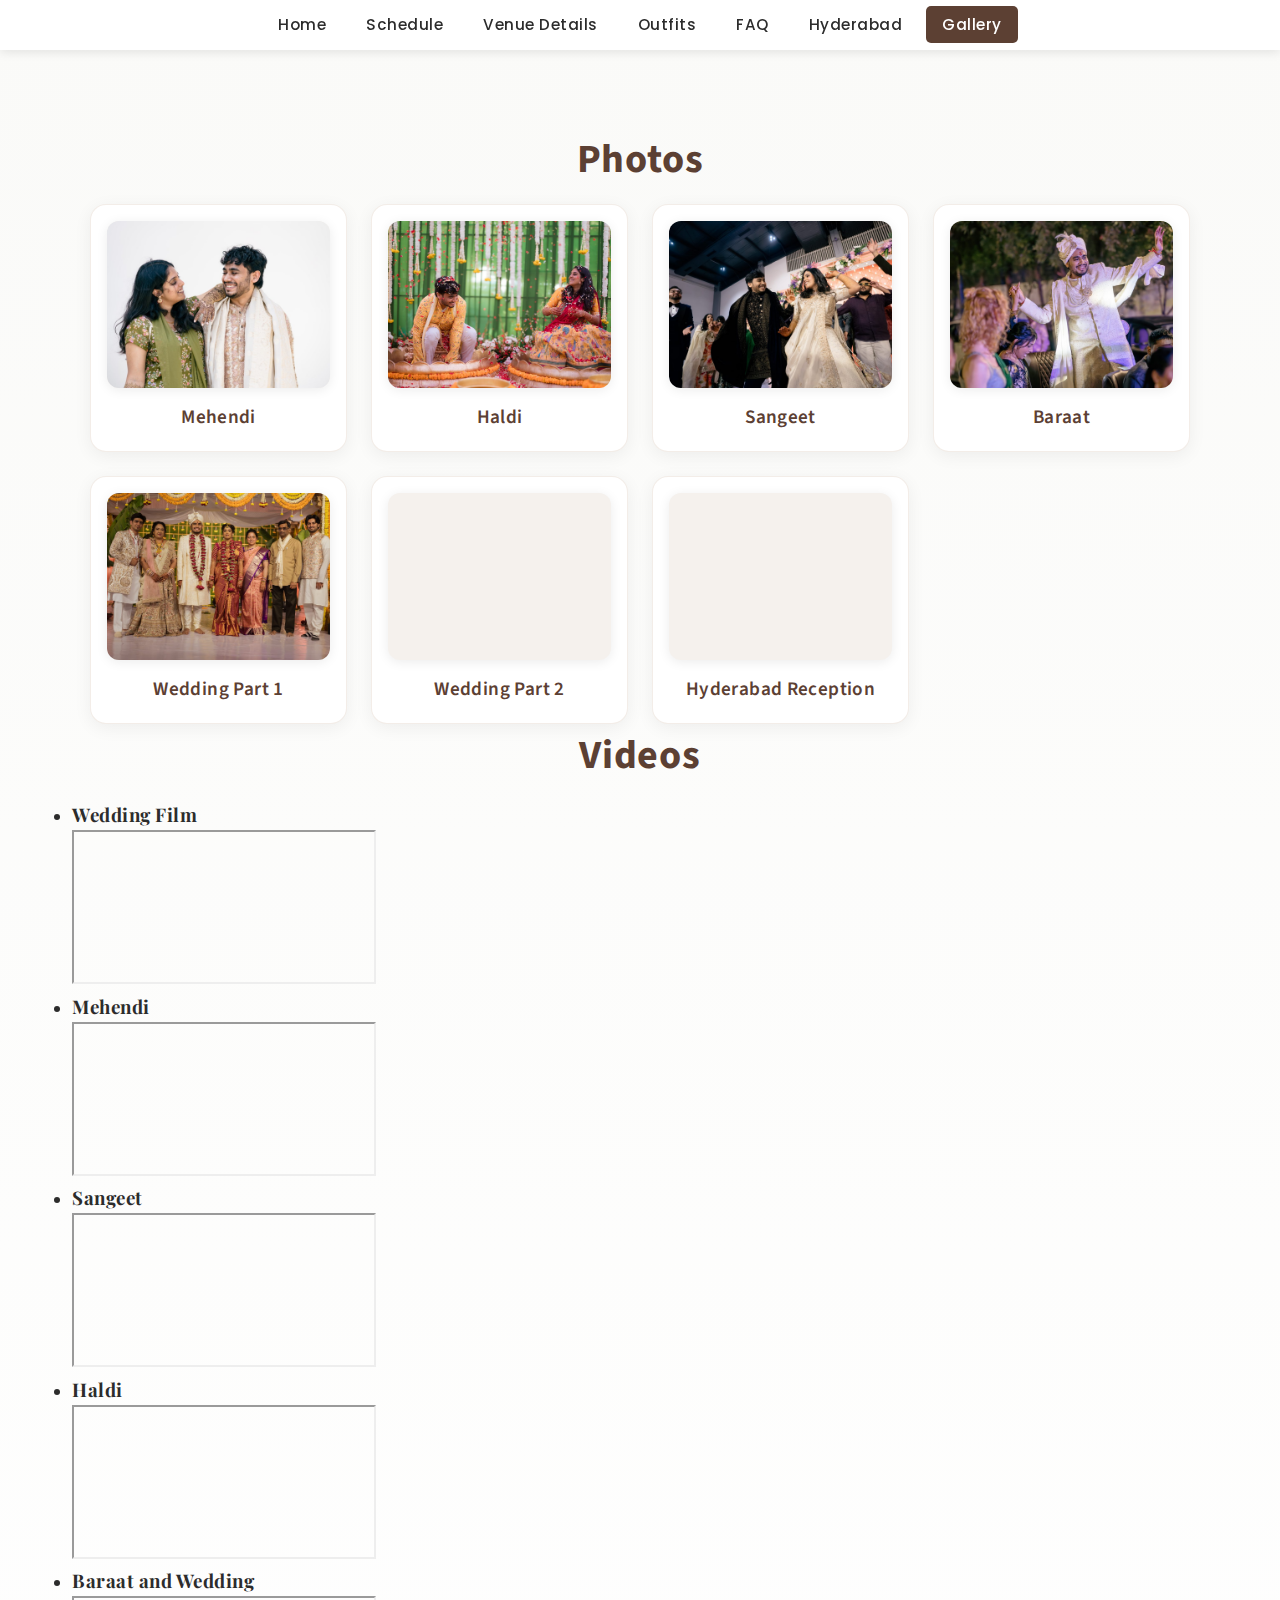
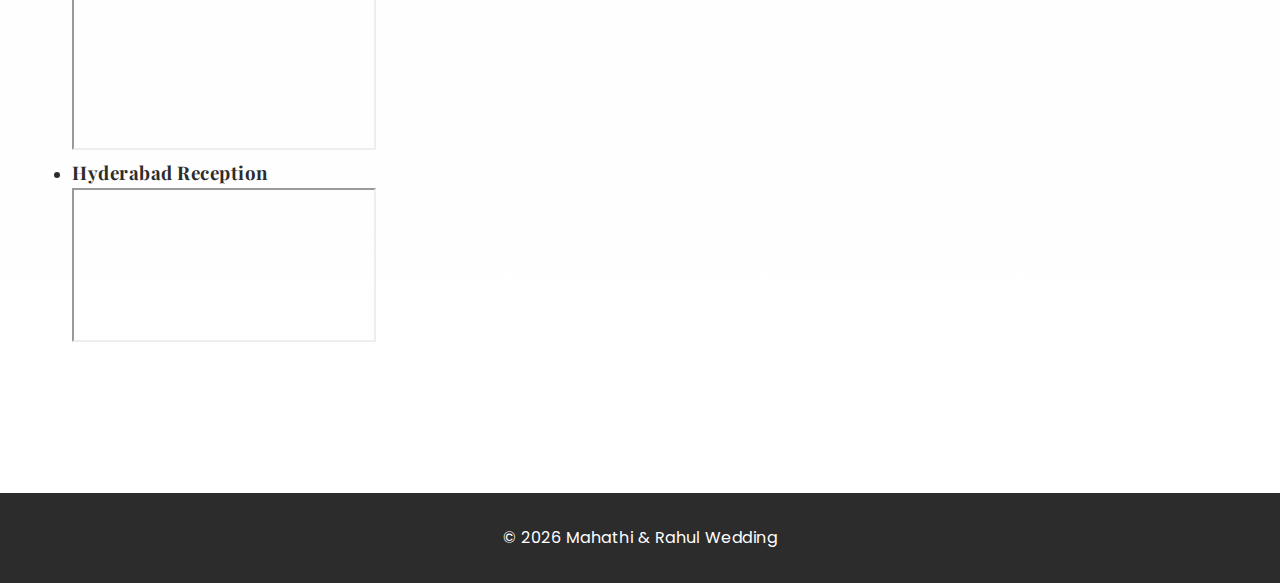
<file: photos.html>
<!DOCTYPE html>
<html lang="en">
<head>
    <meta charset="UTF-8">
    <meta name="viewport" content="width=device-width, initial-scale=1.0">
    <meta http-equiv="refresh" content="0; url=photos-and-videos.html">
    <link rel="canonical" href="photos-and-videos.html">
    <title>Redirecting…</title>
</head>
<body>
    <p><a href="photos-and-videos.html">Photos and Videos</a></p>
</body>
</html>
</file>
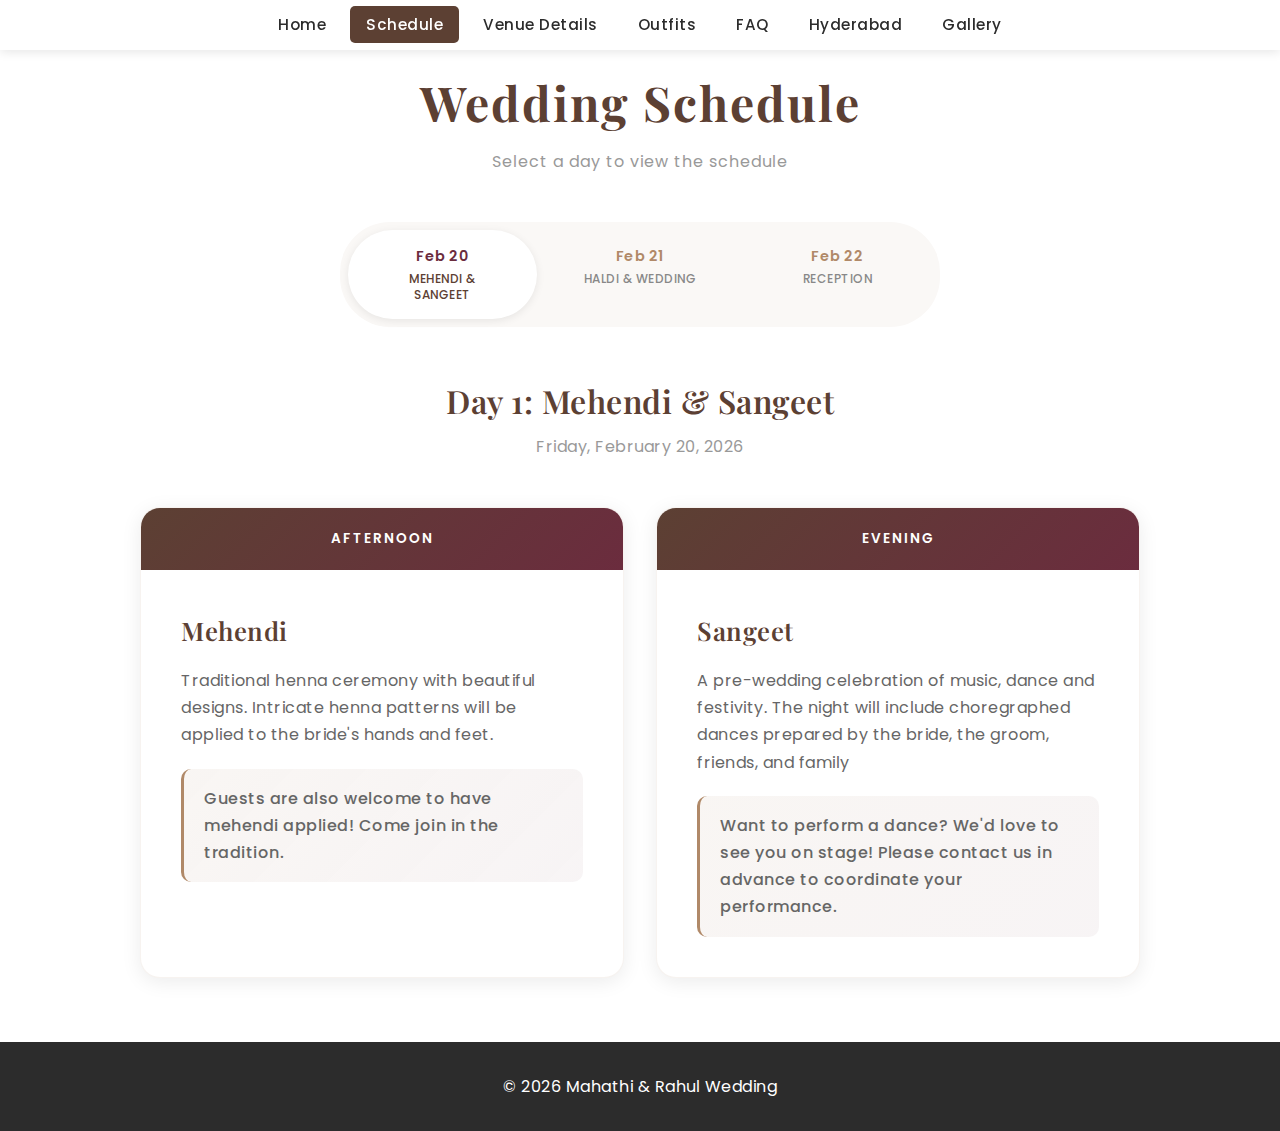
<file: schedule.html>
<!DOCTYPE html>
<html lang="en">
<head>
    <meta charset="UTF-8">
    <meta name="viewport" content="width=device-width, initial-scale=1.0">
    <title>Schedule - Mahathi & Rahul Wedding</title>
    <link rel="stylesheet" href="styles.css">
    <link rel="preconnect" href="https://fonts.googleapis.com">
    <link rel="preconnect" href="https://fonts.gstatic.com" crossorigin>
    <link href="https://fonts.googleapis.com/css2?family=Playfair+Display:wght@400;600;700&family=Poppins:wght@300;400;500;600&display=swap" rel="stylesheet">
    <script>window.currentPage = 'schedule';</script>
</head>
<body>
    <!-- Navigation -->
    <div id="navbar-placeholder"></div>

    <!-- Schedule Section -->
    <section class="schedule-section" id="schedule">
        <div class="container">
            <h2>Wedding Schedule</h2>
            <p class="section-subtitle">Select a day to view the schedule</p>
            
            <div class="schedule-tabs">
                <div class="tab-buttons">
                    <button class="tab-btn active" data-day="day1">
                        <span class="tab-date">Feb 20</span>
                        <span class="tab-title">Mehendi & Sangeet</span>
                    </button>
                    <button class="tab-btn" data-day="day2">
                        <span class="tab-date">Feb 21</span>
                        <span class="tab-title">Haldi & Wedding</span>
                    </button>
                    <button class="tab-btn" data-day="day3">
                        <span class="tab-date">Feb 22</span>
                        <span class="tab-title">Reception</span>
                    </button>
                </div>
                
                <div class="tab-content-wrapper">
                    <!-- Day 1 Content -->
                    <div class="tab-content active" id="day1">
                        <div class="schedule-day-header">
                            <h3>Day 1: Mehendi & Sangeet</h3>
                            <p class="day-subtitle">Friday, February 20, 2026</p>
                        </div>
                        
                        <div class="schedule-timeline">
                            <div class="schedule-event">
                                <div class="event-time-badge">Afternoon</div>
                                <div class="event-details-box">
                                    <div class="event-info">
                                        <h4>Mehendi</h4>
                                        <p>Traditional henna ceremony with beautiful designs. Intricate henna patterns will be applied to the bride's hands and feet.</p>
                                        <p class="event-guest-info">Guests are also welcome to have mehendi applied! Come join in the tradition.</p>
                                    </div>
                                </div>
                            </div>
                            
                            <div class="schedule-event">
                                <div class="event-time-badge">Evening</div>
                                <div class="event-details-box">
                                    <div class="event-info">
                                        <h4>Sangeet</h4>
                                        <p>A pre-wedding celebration of music, dance and festivity. The night will include choregraphed dances prepared by the bride, the groom, friends, and family</p>
                                        <p class="event-guest-info">Want to perform a dance? We'd love to see you on stage! Please contact us in advance to coordinate your performance.</p>
                                    </div>
                                </div>
                            </div>
                        </div>
                    </div>
                    
                    <!-- Day 2 Content -->
                    <div class="tab-content" id="day2">
                        <div class="schedule-day-header">
                            <h3>Day 2: Haldi & Wedding</h3>
                            <p class="day-subtitle">Saturday, February 21, 2026</p>
                        </div>
                        
                        <div class="schedule-timeline">
                            <div class="schedule-event">
                                <div class="event-time-badge">Morning</div>
                                <div class="event-details-box">
                                    <div class="event-info">
                                        <h4>Haldi</h4>
                                        <p>The ceremony is a way to officially declare the couple's transition into their roles as bride and groom, showering them with blessings for a happily married life.</p>
                                        <p class="event-guest-info">Dress Code: Shades of sun ☀️</p>
                                    </div>
                                </div>
                            </div>
                            
                            <div class="schedule-event">
                                <div class="event-time-badge">Evening</div>
                                <div class="event-details-box">
                                    <div class="event-info">
                                        <h4>Wedding</h4>
                                        <p>A traditional wedding ceremony with a blend of North Indian and South Indian customs. Starting with the groom's grand entrace (Baraat) and ending with the couple taking seven sacred vows symbolizing their commitment to each other.</p>
                                    </div>
                                </div>
                            </div>
                        </div>
                    </div>
                    
                    <!-- Day 3 Content -->
                    <div class="tab-content" id="day3">
                        <div class="schedule-day-header">
                            <h3>Day 3: Reception</h3>
                            <p class="day-subtitle">Sunday, February 22, 2026</p>
                        </div>
                        
                        <div class="schedule-timeline">
                            <div class="schedule-event">
                                <div class="event-time-badge">Afternoon</div>
                                <div class="event-details-box">
                                    <div class="event-info">
                                        <h4>Wedding Reception</h4>
                                        <p>Celebration lunch and reception. Join us for a grand afternoon of food and festivities as we celebrate the newly married couple!</p>
                                    </div>
                                </div>
                            </div>
                        </div>
                    </div>
                </div>
            </div>
        </div>
    </section>

    <div id="footer-placeholder"></div>

    <script src="common.js?v=3"></script>
    <script src="script.js"></script>
</body>
</html>
</file>
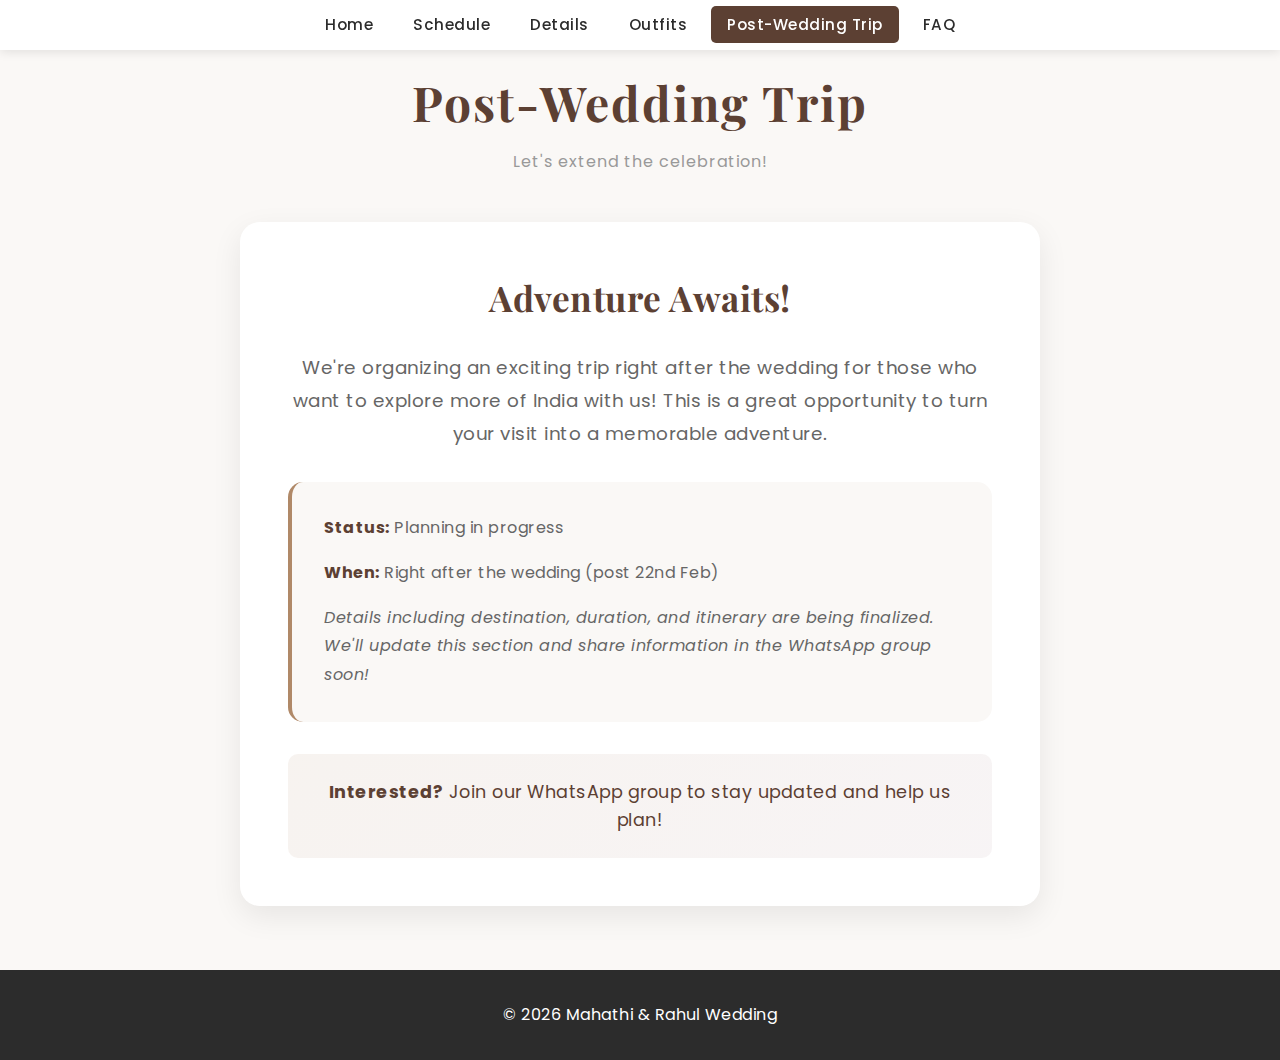
<file: trip.html>
<!DOCTYPE html>
<html lang="en">
<head>
    <meta charset="UTF-8">
    <meta name="viewport" content="width=device-width, initial-scale=1.0">
    <title>Post-Wedding Trip - Mahathi & Rahul Wedding</title>
    <link rel="stylesheet" href="styles.css">
    <link rel="preconnect" href="https://fonts.googleapis.com">
    <link rel="preconnect" href="https://fonts.gstatic.com" crossorigin>
    <link href="https://fonts.googleapis.com/css2?family=Playfair+Display:wght@400;600;700&family=Poppins:wght@300;400;500;600&display=swap" rel="stylesheet">
</head>
<body>
    <!-- Navigation -->
    <nav class="navbar">
        <ul>
            <li><a href="index.html">Home</a></li>
            <li><a href="schedule.html">Schedule</a></li>
            <li><a href="details.html">Details</a></li>
            <li><a href="outfits.html">Outfits</a></li>
            <li><a href="trip.html" class="active">Post-Wedding Trip</a></li>
            <li><a href="faq.html">FAQ</a></li>
        </ul>
    </nav>

    <!-- Post-Wedding Trip Section -->
    <section class="trip-section" id="trip">
        <div class="container">
            <h2>Post-Wedding Trip</h2>
            <p class="section-subtitle">Let's extend the celebration!</p>
            
            <div class="trip-announcement">
                <h3>Adventure Awaits!</h3>
                <p class="trip-description">
                    We're organizing an exciting trip right after the wedding for those who want to 
                    explore more of India with us! This is a great opportunity to turn your visit 
                    into a memorable adventure.
                </p>
                <div class="trip-status">
                    <p><strong>Status:</strong> Planning in progress</p>
                    <p><strong>When:</strong> Right after the wedding (post 22nd Feb)</p>
                    <p class="trip-note">
                        Details including destination, duration, and itinerary are being finalized. 
                        We'll update this section and share information in the WhatsApp group soon!
                    </p>
                </div>
                <div class="trip-interest">
                    <p><strong>Interested?</strong> Join our WhatsApp group to stay updated and help us plan!</p>
                </div>
            </div>
        </div>
    </section>

    <footer>
        <p>&copy; 2026 Mahathi & Rahul Wedding</p>
    </footer>

    <script src="script.js"></script>
</body>
</html>
</file>
<file: styles.css>
/* =====================================
   Global Styles & Variables
   ===================================== */
@import url('https://fonts.googleapis.com/css2?family=Playfair+Display:wght@400;600;700&family=Poppins:wght@300;400;500;600&family=Cormorant+Garamond:wght@400;600;700&family=Montserrat:wght@300;400;600&family=Merriweather:wght@400;700&family=Lato:wght@300;400;700&family=Cinzel:wght@400;600;900&family=Raleway:wght@300;400;600&family=Bebas+Neue&family=Open+Sans:wght@300;400;600&family=Oswald:wght@400;600&family=Roboto:wght@300;400;700&family=Abril+Fatface&family=Karla:wght@300;400;600&family=Dancing+Script:wght@400;600;700&family=Quicksand:wght@300;400;600&display=swap');

:root {
    --primary-color: #8B7355; /* Elegant Taupe */
    --secondary-color: #5C4033; /* Rich Brown */
    --accent-color: #B08968; /* Muted Gold */
    --burgundy: #6B2C3E; /* Deep Burgundy */
    --text-dark: #2C2C2C;
    --text-light: #F5F5F5;
    --bg-light: #FAF8F6;
    --bg-cream: #F5F1ED;
    --gradient-primary: linear-gradient(135deg, rgba(176, 137, 104, 0.15) 0%, rgba(139, 115, 85, 0.1) 100%);
    --gradient-elegant: linear-gradient(135deg, #5C4033 0%, #6B2C3E 100%);
    
    /* Design System Variables */
    --heading-font: 'Playfair Display', serif;
    --body-font: 'Poppins', sans-serif;
    --border-radius: 30px;
    --border-radius-sm: 15px;
    --card-shadow: 0 20px 80px rgba(92, 64, 51, 0.15);
    --card-padding: 4rem 3rem;
    --letter-spacing: 0.5px;
}

* {
    margin: 0;
    padding: 0;
    box-sizing: border-box;
}

body {
    font-family: var(--body-font);
    color: var(--text-dark);
    line-height: 1.6;
    background-color: var(--bg-light);
    overflow-x: hidden;
    letter-spacing: var(--letter-spacing);
    transition: all 0.3s ease;
}

html {
    scroll-behavior: smooth;
}

/* =====================================
   Full Screen Hero Image Section
   ===================================== */
.hero-image-section {
    height: 100vh;
    width: 100vw;
    position: fixed;
    top: 0;
    left: 0;
    overflow: hidden;
    background-color: var(--bg-light);
    z-index: 0;
}

.hero-image-container {
    height: 100%;
    width: 100%;
    display: flex;
    align-items: center;
    justify-content: center;
}

.hero-full-image {
    width: 100%;
    height: 100%;
    object-fit: contain;
    object-position: center;
    transition: opacity 0.1s ease-out;
}

/* Scroll Indicator */
.scroll-indicator {
    position: absolute;
    bottom: 2rem;
    left: 50%;
    transform: translateX(-50%);
    z-index: 5;
    display: flex;
    flex-direction: column;
    align-items: center;
    gap: 0.5rem;
    animation: fadeInScroll 1s ease-out 1s both;
    transition: opacity 0.3s ease-out;
}

@keyframes fadeInScroll {
    from {
        opacity: 0;
        transform: translateX(-50%) translateY(-10px);
    }
    to {
        opacity: 1;
        transform: translateX(-50%) translateY(0);
    }
}

.scroll-text {
    font-family: 'Poppins', sans-serif;
    font-size: 0.85rem;
    font-weight: 600;
    color: white;
    text-transform: uppercase;
    letter-spacing: 3px;
    text-shadow: 0 2px 8px rgba(0, 0, 0, 0.6);
    background: rgba(0, 0, 0, 0.4);
    padding: 0.4rem 1rem;
    border-radius: 20px;
}

.scroll-arrow {
    display: flex;
    flex-direction: column;
    align-items: center;
    gap: 2px;
}

.scroll-arrow span {
    display: block;
    width: 20px;
    height: 20px;
    border-bottom: 3px solid white;
    border-right: 3px solid white;
    transform: rotate(45deg);
    animation: scrollBounce 2s infinite;
    filter: drop-shadow(0 2px 4px rgba(0, 0, 0, 0.6));
}

.scroll-arrow span:nth-child(2) {
    animation-delay: 0.2s;
    opacity: 0.7;
}

.scroll-arrow span:nth-child(3) {
    animation-delay: 0.4s;
    opacity: 0.4;
}

@keyframes scrollBounce {
    0%, 100% {
        transform: rotate(45deg) translateY(0);
        opacity: 0;
    }
    50% {
        transform: rotate(45deg) translateY(10px);
        opacity: 1;
    }
}

h1, h2, h3, h4 {
    font-family: var(--heading-font);
    font-weight: 700;
    transition: all 0.3s ease;
}

/* =====================================
   Hero Section
   ===================================== */
.hero {
    min-height: 100vh;
    background: linear-gradient(rgba(44, 44, 44, 0.4), rgba(44, 44, 44, 0.5)), 
                url('assets/images/20251003_235523-COLLAGE.jpg') center/cover no-repeat;
    display: flex;
    align-items: center;
    justify-content: center;
    position: relative;
    overflow: hidden;
}

.hero::before {
    content: '';
    position: absolute;
    top: 0;
    left: 0;
    right: 0;
    bottom: 0;
    background: linear-gradient(to bottom, 
                rgba(92, 64, 51, 0.3) 0%, 
                rgba(107, 44, 62, 0.2) 50%,
                rgba(92, 64, 51, 0.4) 100%);
    animation: pulse 10s ease-in-out infinite;
}

@keyframes pulse {
    0%, 100% { opacity: 0.8; }
    50% { opacity: 1; }
}

.hero-content {
    text-align: center;
    position: relative;
    z-index: 1;
    padding: 2rem;
}

.couple-names {
    font-size: 4rem;
    margin: 2rem 0;
    color: white;
    text-shadow: 2px 2px 4px rgba(0,0,0,0.2);
}

.bride-name, .groom-name {
    display: block;
    animation: fadeInUp 1s ease-out;
}

.bride-name {
    animation-delay: 0.2s;
}

.ampersand {
    display: block;
    font-size: 3rem;
    margin: 1rem 0;
    font-style: italic;
    animation-delay: 0.4s;
}

.groom-name {
    animation-delay: 0.6s;
}

@keyframes fadeInUp {
    from {
        opacity: 0;
        transform: translateY(30px);
    }
    to {
        opacity: 1;
        transform: translateY(0);
    }
}

.tagline {
    font-size: 1.5rem;
    color: white;
    margin-bottom: 2rem;
    font-weight: 300;
    animation: fadeIn 2s ease-out;
}

.wedding-date {
    background: rgba(255, 255, 255, 0.98);
    padding: 2rem 3.5rem;
    border-radius: 15px;
    box-shadow: 0 10px 40px rgba(0,0,0,0.3);
    display: inline-block;
    animation: fadeInUp 1s ease-out 0.8s both;
    backdrop-filter: blur(10px);
    border: 1px solid rgba(255, 255, 255, 0.3);
}

.date-text {
    font-size: 1.8rem;
    font-weight: 600;
    color: var(--secondary-color);
    margin-bottom: 0.5rem;
    letter-spacing: 1px;
}

.venue-text {
    font-size: 1.2rem;
    color: var(--primary-color);
    font-weight: 500;
}

.scroll-indicator {
    position: absolute;
    bottom: 2rem;
    left: 50%;
    transform: translateX(-50%);
    font-size: 2rem;
    color: white;
    animation: bounce 2s infinite;
}

@keyframes bounce {
    0%, 20%, 50%, 80%, 100% { transform: translateX(-50%) translateY(0); }
    40% { transform: translateX(-50%) translateY(-10px); }
    60% { transform: translateX(-50%) translateY(-5px); }
}

/* =====================================
   Navigation
   ===================================== */
.navbar {
    background: white;
    box-shadow: 0 2px 10px rgba(0,0,0,0.1);
    position: fixed;
    top: 0;
    width: 100%;
    z-index: 100;
}

.navbar ul {
    list-style: none;
    display: flex;
    justify-content: center;
    flex-wrap: wrap;
    padding: 0.75rem 0.5rem;
    gap: 0.5rem;
}

.navbar li a {
    text-decoration: none;
    color: var(--text-dark);
    font-weight: 500;
    padding: 0.5rem 1rem;
    border-radius: 5px;
    transition: all 0.3s ease;
    font-size: 0.95rem;
}

.navbar li a:hover,
.navbar li a.active {
    background: var(--secondary-color);
    color: white;
}

/* =====================================
   Container & Sections
   ===================================== */
.container {
    max-width: 1200px;
    margin: 0 auto;
    padding: 4rem 2rem;
}

section {
    scroll-margin-top: 60px;
}

section h2 {
    font-size: 3rem;
    text-align: center;
    color: var(--secondary-color);
    margin-bottom: 1rem;
    letter-spacing: 2px;
}

.section-subtitle {
    text-align: center;
    font-size: 1.2rem;
    color: #666;
    margin-bottom: 3rem;
}

/* =====================================
   Welcome Section
   ===================================== */
.welcome-section {
    background: white;
}

/* Venue Details Page - Modern Card Design */
.venue-details-section {
    background: linear-gradient(to bottom, #fafaf8 0%, #ffffff 100%);
    padding: 4rem 0 5rem;
    min-height: calc(100vh - 200px);
}

.section-title {
    text-align: center;
    color: var(--secondary-color);
    font-size: 2.5rem;
    margin-bottom: 0.75rem;
    font-family: 'Playfair Display', serif;
    font-weight: 600;
}

.venue-cards-grid {
    display: grid;
    grid-template-columns: repeat(auto-fit, minmax(320px, 1fr));
    gap: 2rem;
    max-width: 1200px;
    margin: 0 auto;
    margin-top: 3rem;
}

.venue-card {
    background: white;
    border-radius: 20px;
    padding: 2.5rem;
    box-shadow: 0 4px 20px rgba(0, 0, 0, 0.08);
    transition: all 0.3s ease;
    border: 1px solid rgba(176, 137, 104, 0.1);
}

.venue-card:hover {
    transform: translateY(-8px);
    box-shadow: 0 12px 35px rgba(92, 64, 51, 0.15);
}

.venue-card-icon {
    font-size: 3rem;
    margin-bottom: 1rem;
    text-align: center;
}

.venue-card-title {
    font-size: 1.6rem;
    color: var(--secondary-color);
    margin-bottom: 1.5rem;
    text-align: center;
    font-family: 'Playfair Display', serif;
    font-weight: 600;
}

.venue-card-content {
    color: #666;
    line-height: 1.7;
}

.venue-card-content p {
    margin-bottom: 1rem;
    font-size: 1rem;
}

.venue-name {
    font-size: 1.5rem;
    color: var(--secondary-color);
    margin: 0 0 1rem 0;
    text-align: center;
    font-family: 'Playfair Display', serif;
    font-weight: 600;
}

.venue-address {
    color: #777;
    text-align: center;
    margin-bottom: 1.5rem !important;
    line-height: 1.8;
}

.venue-button {
    display: inline-flex;
    align-items: center;
    justify-content: center;
    gap: 0.5rem;
    width: 100%;
    padding: 1rem 1.5rem;
    background: var(--gradient-elegant);
    color: white;
    text-decoration: none;
    border-radius: 12px;
    font-weight: 600;
    font-size: 1rem;
    transition: all 0.3s ease;
    box-shadow: 0 4px 15px rgba(92, 64, 51, 0.2);
    margin-top: 1rem;
}

.venue-button:hover {
    transform: translateY(-3px);
    box-shadow: 0 8px 25px rgba(92, 64, 51, 0.3);
}

.button-arrow {
    font-size: 1.2rem;
    transition: transform 0.3s ease;
}

.venue-button:hover .button-arrow {
    transform: translateX(5px);
}

.airport-name {
    font-size: 1.2rem;
    color: var(--secondary-color);
    margin: 0 0 0.75rem 0;
    font-weight: 600;
}

.airport-info {
    margin-bottom: 1rem !important;
}

.distance-badge {
    display: inline-flex;
    align-items: center;
    gap: 0.5rem;
    background: linear-gradient(135deg, rgba(176, 137, 104, 0.15) 0%, rgba(107, 44, 62, 0.1) 100%);
    padding: 0.75rem 1.25rem;
    border-radius: 50px;
    margin: 1rem 0;
    font-weight: 600;
    color: var(--secondary-color);
}

.distance-icon {
    font-size: 1.2rem;
}

.venue-info-note {
    background: var(--bg-light);
    padding: 1rem 1.25rem;
    border-radius: 12px;
    margin-top: 1.5rem;
    border-left: 3px solid var(--accent-color);
}

.venue-info-note p {
    margin: 0 !important;
    font-size: 0.95rem;
    color: #666;
}

/* Responsive for Venue Details */
@media (max-width: 768px) {
    .venue-details-section {
        padding: 3rem 0 4rem;
    }
    
    .section-title {
        font-size: 2rem;
    }
    
    .venue-cards-grid {
        grid-template-columns: 1fr;
        gap: 1.5rem;
        margin-top: 2rem;
    }
    
    .venue-card {
        padding: 2rem;
    }
    
    .venue-card-title {
        font-size: 1.4rem;
    }
    
    .venue-name {
        font-size: 1.3rem;
    }
    
    .venue-button {
        padding: 0.9rem 1.25rem;
        font-size: 0.95rem;
    }
}

.rsvp-banner {
    background: linear-gradient(135deg, var(--burgundy) 0%, var(--secondary-color) 100%);
    color: white;
    padding: 2rem 3rem;
    border-radius: 15px;
    text-align: center;
    margin-bottom: 3rem;
    box-shadow: 0 10px 30px rgba(107, 44, 62, 0.3);
}

.rsvp-banner h3 {
    font-size: 2rem;
    margin-bottom: 0.5rem;
    color: white;
}

.rsvp-banner p {
    font-size: 1.1rem;
    margin: 0;
    opacity: 0.95;
}

.welcome-text {
    font-size: 1.2rem;
    text-align: center;
    max-width: 800px;
    margin: 0 auto 3rem;
    color: #555;
}

.info-cards {
    display: grid;
    grid-template-columns: repeat(auto-fit, minmax(280px, 1fr));
    gap: 2rem;
    margin-top: 3rem;
}

.info-card {
    background: white;
    padding: 2.5rem;
    border-radius: 15px;
    text-align: center;
    transition: transform 0.3s ease, box-shadow 0.3s ease;
    border: 1px solid rgba(139, 115, 85, 0.2);
    box-shadow: 0 5px 15px rgba(0, 0, 0, 0.05);
}

.info-card:hover {
    transform: translateY(-10px);
    box-shadow: 0 15px 40px rgba(92, 64, 51, 0.15);
    border-color: var(--primary-color);
}

.info-card h3 {
    color: var(--secondary-color);
    margin-bottom: 1rem;
    font-size: 1.5rem;
}

.info-card p {
    color: #666;
}

/* =====================================
   Schedule Section - Modern Card Design
   ===================================== */
.schedule-section {
    background: white;
    position: relative;
}

.section-subtitle {
    text-align: center;
    color: #999;
    font-size: 1rem;
    margin-top: -0.5rem;
    margin-bottom: 3rem;
    font-weight: 400;
    letter-spacing: 1px;
}

.schedule-tabs {
    max-width: 1200px;
    margin: 0 auto;
}

.tab-buttons {
    display: flex;
    justify-content: center;
    gap: 0.5rem;
    margin-bottom: 3rem;
    background: var(--bg-light);
    padding: 0.5rem;
    border-radius: 50px;
    max-width: 600px;
    margin-left: auto;
    margin-right: auto;
}

.tab-btn {
    background: transparent;
    border: none;
    border-radius: 50px;
    padding: 1rem 2rem;
    cursor: pointer;
    transition: all 0.3s ease;
    display: flex;
    flex-direction: column;
    align-items: center;
    gap: 0.25rem;
    font-family: 'Poppins', sans-serif;
    flex: 1;
}

.tab-btn:hover {
    background: rgba(255, 255, 255, 0.5);
}

.tab-btn.active {
    background: white;
    box-shadow: 0 2px 8px rgba(0, 0, 0, 0.08);
}

.tab-date {
    font-size: 0.9rem;
    font-weight: 600;
    color: var(--accent-color);
    letter-spacing: 0.5px;
}

.tab-btn.active .tab-date {
    color: var(--burgundy);
}

.tab-title {
    font-size: 0.75rem;
    text-align: center;
    line-height: 1.3;
    color: #888;
    font-weight: 500;
    text-transform: uppercase;
    letter-spacing: 0.5px;
}

.tab-btn.active .tab-title {
    color: var(--secondary-color);
}

.tab-content-wrapper {
    background: transparent;
    padding: 0;
    min-height: 400px;
}

.tab-content {
    display: none;
    animation: fadeIn 0.5s ease;
}

.tab-content.active {
    display: block;
}

@keyframes fadeIn {
    from {
        opacity: 0;
        transform: translateY(10px);
    }
    to {
        opacity: 1;
        transform: translateY(0);
    }
}

.schedule-day-header {
    text-align: center;
    margin-bottom: 3rem;
}

.schedule-day-header h3 {
    color: var(--secondary-color);
    font-size: 2rem;
    margin-bottom: 0.5rem;
    font-family: 'Playfair Display', serif;
    font-weight: 600;
}

.day-subtitle {
    color: #999;
    font-size: 1rem;
    font-weight: 400;
    letter-spacing: 0.5px;
}

.schedule-timeline {
    display: grid;
    grid-template-columns: repeat(auto-fit, minmax(400px, 1fr));
    gap: 2rem;
    max-width: 1000px;
    margin: 0 auto;
}

.schedule-event {
    background: white;
    border-radius: 20px;
    overflow: hidden;
    box-shadow: 0 4px 20px rgba(0, 0, 0, 0.08);
    transition: all 0.3s ease;
    border: 1px solid rgba(176, 137, 104, 0.1);
}

.schedule-event:hover {
    transform: translateY(-8px);
    box-shadow: 0 12px 35px rgba(92, 64, 51, 0.15);
}

.event-time-badge {
    background: var(--gradient-elegant);
    color: white;
    padding: 1.25rem;
    text-align: center;
    font-weight: 600;
    text-transform: uppercase;
    letter-spacing: 2px;
    font-size: 0.85rem;
}

.event-details-box {
    padding: 2.5rem;
}

.event-info {
    width: 100%;
}

.event-info h4 {
    color: var(--secondary-color);
    font-size: 1.6rem;
    margin: 0 0 1rem 0;
    font-weight: 600;
    font-family: 'Playfair Display', serif;
}

.event-info p {
    color: #666;
    line-height: 1.7;
    margin: 0 0 1rem 0;
    font-size: 1rem;
}

.event-info p:last-child {
    margin-bottom: 0;
}

.event-guest-info {
    background: linear-gradient(135deg, rgba(176, 137, 104, 0.08) 0%, rgba(107, 44, 62, 0.05) 100%);
    padding: 1rem 1.25rem;
    border-radius: 10px;
    border-left: 3px solid var(--accent-color);
    color: var(--secondary-color);
    font-weight: 500;
    margin-top: 1.25rem !important;
    font-size: 0.95rem;
}

.event-image {
    margin-top: 1.5rem;
    border-radius: 12px;
    overflow: hidden;
    box-shadow: 0 4px 15px rgba(0, 0, 0, 0.1);
}

.event-image img {
    width: 100%;
    height: auto;
    display: block;
    transition: transform 0.3s ease;
}

.event-image:hover img {
    transform: scale(1.05);
}

/* =====================================
   Venue Section
   ===================================== */
.venue-section {
    background: white;
}

.venue-content {
    display: grid;
    grid-template-columns: 1fr 1fr;
    gap: 3rem;
    align-items: start;
}

.venue-info h3 {
    font-size: 2rem;
    color: var(--secondary-color);
    margin-bottom: 0.5rem;
}

.address {
    font-size: 1.2rem;
    color: var(--primary-color);
    font-weight: 600;
    margin-bottom: 1.5rem;
}

.venue-description {
    color: #666;
    margin-bottom: 2rem;
    line-height: 1.8;
}

.accommodation-info {
    background: var(--bg-light);
    padding: 2rem;
    border-radius: 15px;
    border-left: 4px solid var(--accent-color);
    box-shadow: 0 3px 10px rgba(0, 0, 0, 0.05);
}

.accommodation-info h4 {
    color: var(--secondary-color);
    margin-bottom: 1rem;
    font-size: 1.5rem;
}

.accommodation-info p {
    color: #666;
}

.venue-location {
    background: var(--bg-light);
    padding: 2rem;
    border-radius: 15px;
    text-align: center;
}

.location-link {
    display: inline-flex;
    align-items: center;
    gap: 0.5rem;
    padding: 1rem 2.5rem;
    background: var(--secondary-color);
    color: white;
    text-decoration: none;
    border-radius: 10px;
    font-weight: 600;
    font-size: 1.1rem;
    transition: all 0.3s ease;
    box-shadow: 0 5px 15px rgba(92, 64, 51, 0.2);
}

.location-link:hover {
    background: var(--burgundy);
    transform: translateY(-3px);
    box-shadow: 0 8px 25px rgba(92, 64, 51, 0.3);
}

.maps-button {
    display: inline-block;
    padding: 0.6rem 1.2rem;
    background: var(--secondary-color);
    color: white;
    text-decoration: none;
    border-radius: 5px;
    font-weight: 500;
    font-size: 0.9rem;
    transition: all 0.3s ease;
    margin-top: 0.5rem;
}

.maps-button:hover {
    background: var(--burgundy);
    transform: translateY(-2px);
    box-shadow: 0 4px 10px rgba(92, 64, 51, 0.2);
}

.location-note {
    margin-top: 1rem;
    color: #666;
    font-style: italic;
}

/* =====================================
   Travel Section
   ===================================== */
.travel-section {
    background: var(--bg-light);
}

.travel-cards {
    display: grid;
    grid-template-columns: repeat(auto-fit, minmax(400px, 1fr));
    gap: 2rem;
}

.travel-card {
    background: white;
    padding: 2.5rem;
    border-radius: 15px;
    box-shadow: 0 5px 20px rgba(0,0,0,0.08);
    border-top: 4px solid var(--accent-color);
    transition: all 0.3s ease;
}

.travel-card:hover {
    transform: translateY(-5px);
    box-shadow: 0 10px 30px rgba(92, 64, 51, 0.15);
}

.travel-card h3 {
    color: var(--secondary-color);
    margin-bottom: 1.5rem;
    font-size: 1.8rem;
}

.travel-card p {
    color: #666;
    margin-bottom: 1rem;
    line-height: 1.8;
}

.travel-card p:last-child {
    margin-bottom: 0;
}

.travel-card strong {
    color: var(--secondary-color);
}

/* =====================================
   Post-Wedding Trip Section
   ===================================== */
.trip-section {
    background: var(--bg-light);
}

.trip-announcement {
    max-width: 800px;
    margin: 0 auto;
    background: white;
    padding: 3rem;
    border-radius: 20px;
    box-shadow: 0 10px 30px rgba(0, 0, 0, 0.08);
    text-align: center;
}

.trip-announcement h3 {
    color: var(--secondary-color);
    font-size: 2.2rem;
    margin-bottom: 1.5rem;
}

.trip-description {
    font-size: 1.15rem;
    color: #666;
    line-height: 1.8;
    margin-bottom: 2rem;
}

.trip-status {
    background: var(--bg-light);
    padding: 2rem;
    border-radius: 15px;
    border-left: 4px solid var(--accent-color);
    text-align: left;
    margin: 2rem 0;
}

.trip-status p {
    margin-bottom: 1rem;
    color: #666;
    line-height: 1.8;
}

.trip-status p:last-child {
    margin-bottom: 0;
}

.trip-status strong {
    color: var(--secondary-color);
}

.trip-note {
    font-style: italic;
    margin-top: 1rem;
}

.trip-interest {
    background: linear-gradient(135deg, rgba(176, 137, 104, 0.1) 0%, rgba(107, 44, 62, 0.05) 100%);
    padding: 1.5rem;
    border-radius: 10px;
    margin-top: 2rem;
}

.trip-interest p {
    margin: 0;
    font-size: 1.1rem;
    color: var(--secondary-color);
}

/* =====================================
   FAQ Section - Accordion Style
   ===================================== */
.faq-section {
    background: linear-gradient(135deg, var(--bg-light) 0%, #fff 100%);
}

.faq-list {
    max-width: 900px;
    margin: 0 auto;
}

.faq-item {
    background: white;
    margin-bottom: 1rem;
    border-radius: 12px;
    overflow: hidden;
    box-shadow: 0 3px 15px rgba(0, 0, 0, 0.08);
    transition: all 0.3s ease;
    border-left: 4px solid var(--accent-color);
}

.faq-item:hover {
    box-shadow: 0 8px 25px rgba(92, 64, 51, 0.15);
    transform: translateY(-3px);
}

.faq-question {
    background: linear-gradient(135deg, rgba(176, 137, 104, 0.08) 0%, rgba(107, 44, 62, 0.03) 100%);
    padding: 1.25rem 1.5rem;
    transition: all 0.3s ease;
}

.faq-question h3 {
    color: var(--secondary-color);
    font-size: 1.2rem;
    margin: 0;
    font-weight: 600;
    line-height: 1.4;
}

.faq-answer {
    padding: 1rem 1.5rem 1.25rem 1.5rem;
    background: white;
}

.faq-answer-content {
    padding-top: 0.75rem;
    border-top: 1px solid var(--bg-light);
}

.faq-answer p {
    color: #666;
    line-height: 1.6;
    margin: 0;
    font-size: 1rem;
}

.faq-answer a {
    color: var(--accent-color);
    font-weight: 600;
    text-decoration: none;
    border-bottom: 2px solid transparent;
    transition: border-color 0.3s ease;
}

.faq-answer a:hover {
    border-bottom-color: var(--accent-color);
}

.faq-cta {
    text-align: center;
    margin-top: 3rem;
    padding: 2.5rem 2rem;
    background: linear-gradient(135deg, rgba(176, 137, 104, 0.08) 0%, rgba(107, 44, 62, 0.05) 100%);
    border-radius: 12px;
    border: 1px solid rgba(176, 137, 104, 0.15);
    max-width: 700px;
    margin-left: auto;
    margin-right: auto;
}

.faq-cta h3 {
    color: var(--secondary-color);
    font-size: 1.6rem;
    margin: 0 0 1rem 0;
    font-family: 'Playfair Display', serif;
    font-weight: 600;
}

.faq-cta p {
    color: #666;
    font-size: 1.05rem;
    line-height: 1.7;
    margin: 0;
}

/* =====================================
   Outfits Section
   ===================================== */
.outfits-section {
    background: linear-gradient(135deg, var(--bg-light) 0%, #fff 100%);
    padding: 4rem 0;
}

.outfits-content {
    max-width: 900px;
    margin: 0 auto;
}

.outfits-content p {
    color: #666;
    line-height: 1.8;
    margin-bottom: 1.5rem;
    font-size: 1.05rem;
}

.outfits-images {
    display: grid;
    grid-template-columns: repeat(auto-fit, minmax(300px, 1fr));
    gap: 2rem;
    margin: 2.5rem 0;
}

.outfit-image {
    position: relative;
    overflow: hidden;
    border-radius: 12px;
    box-shadow: 0 4px 20px rgba(0, 0, 0, 0.1);
    transition: transform 0.3s ease, box-shadow 0.3s ease;
}

.outfit-image:hover {
    transform: translateY(-5px);
    box-shadow: 0 8px 30px rgba(92, 64, 51, 0.2);
}

.outfit-image img {
    width: 100%;
    height: auto;
    display: block;
    border-radius: 12px;
}

.shopping-links {
    display: flex;
    flex-direction: column;
    gap: 1rem;
    margin-top: 2rem;
    padding: 2rem;
    background: linear-gradient(135deg, rgba(176, 137, 104, 0.08) 0%, rgba(107, 44, 62, 0.05) 100%);
    border-radius: 12px;
    border: 1px solid rgba(176, 137, 104, 0.15);
}

.shopping-links a {
    color: var(--accent-color);
    font-size: 1.1rem;
    font-weight: 600;
    text-decoration: none;
    padding: 0.75rem 1.5rem;
    background: white;
    border-radius: 8px;
    text-align: center;
    transition: all 0.3s ease;
    box-shadow: 0 2px 8px rgba(0, 0, 0, 0.05);
}

.shopping-links a:hover {
    background: var(--accent-color);
    color: white;
    transform: translateX(5px);
    box-shadow: 0 4px 15px rgba(176, 137, 104, 0.3);
}

@media (max-width: 768px) {
    .outfits-images {
        grid-template-columns: 1fr;
        gap: 1.5rem;
    }
}

/* =====================================
   Photos (Google Albums)
   ===================================== */
.photos-section {
    background: linear-gradient(to bottom, #fafaf8 0%, #ffffff 100%);
    padding: 4rem 0 5rem;
    min-height: calc(100vh - 200px);
}

/* Photos page only: clearer sans for long words (e.g. Hyderabad) and small titles */
.photos-section .section-title {
    font-family: 'Source Sans 3', var(--body-font), sans-serif;
    font-weight: 700;
    letter-spacing: 0.02em;
}

.photos-section .section-subtitle {
    font-family: 'Source Sans 3', var(--body-font), sans-serif;
    text-align: center;
    color: #666;
    font-size: 1.05rem;
    margin: -0.5rem auto 0.75rem;
    max-width: 640px;
    line-height: 1.6;
    font-weight: 400;
}

.photos-section .photos-note {
    font-family: 'Source Sans 3', var(--body-font), sans-serif;
    text-align: center;
    color: #888;
    font-size: 0.95rem;
    margin-bottom: 2.5rem;
    font-style: italic;
    font-weight: 400;
}

.photos-album-list {
    list-style: none;
    max-width: 1100px;
    margin: 0 auto;
    padding: 0;
    display: grid;
    grid-template-columns: repeat(auto-fill, minmax(240px, 1fr));
    gap: 1.5rem;
}

.photos-album-list > li {
    margin: 0;
}

.photos-album-card {
    display: flex;
    flex-direction: column;
    align-items: stretch;
    gap: 1rem;
    height: 100%;
    padding: 1rem 1rem 1.25rem;
    background: white;
    border-radius: 16px;
    border: 1px solid rgba(176, 137, 104, 0.15);
    box-shadow: 0 4px 18px rgba(0, 0, 0, 0.06);
    text-decoration: none;
    color: inherit;
    transition: transform 0.25s ease, box-shadow 0.25s ease;
}

.photos-album-card:hover {
    transform: translateY(-4px);
    box-shadow: 0 10px 28px rgba(92, 64, 51, 0.12);
}

.photos-album-thumb {
    width: 100%;
    aspect-ratio: 4 / 3;
    border-radius: 12px;
    overflow: hidden;
    box-shadow: 0 2px 12px rgba(0, 0, 0, 0.08);
    background: var(--bg-cream);
}

.photos-album-thumb img {
    width: 100%;
    height: 100%;
    object-fit: cover;
    display: block;
    transition: transform 0.35s ease;
}

.photos-album-card:hover .photos-album-thumb img {
    transform: scale(1.04);
}

.photos-section .photos-album-title {
    font-family: 'Source Sans 3', var(--body-font), sans-serif;
    font-size: 1.2rem;
    font-weight: 600;
    color: var(--secondary-color);
    text-align: center;
    line-height: 1.4;
    letter-spacing: 0.02em;
    transition: color 0.25s ease;
}

.photos-section .photos-album-card:hover .photos-album-title {
    color: var(--burgundy);
}

@media (max-width: 600px) {
    .photos-section .photos-album-list {
        grid-template-columns: repeat(auto-fill, minmax(160px, 1fr));
        gap: 1rem;
    }

    .photos-section .photos-album-card {
        padding: 0.75rem 0.75rem 1rem;
    }

    .photos-section .photos-album-title {
        font-size: 1.05rem;
    }
}

/* Hyderabad Recommendations Section */
.hyderabad-section {
    background: linear-gradient(135deg, #fff 0%, var(--bg-light) 100%);
    padding: 4rem 0;
}

.section-intro {
    text-align: center;
    color: #666;
    font-size: 1.1rem;
    line-height: 1.6;
    max-width: 700px;
    margin: -1rem auto 2.5rem;
}

.recommendations-content {
    max-width: 900px;
    margin: 0 auto;
}

.recommendations-section {
    background: white;
    margin-bottom: 2.5rem;
    padding: 2rem;
    border-radius: 12px;
    box-shadow: 0 4px 15px rgba(92, 64, 51, 0.08);
    transition: all 0.3s ease;
}

.recommendations-section:hover {
    box-shadow: 0 8px 25px rgba(92, 64, 51, 0.15);
    transform: translateY(-3px);
}

.recommendations-section h3 {
    color: var(--secondary-color);
    font-size: 1.6rem;
    margin: 0 0 1.5rem 0;
    font-family: 'Playfair Display', serif;
    font-weight: 600;
    border-bottom: 2px solid var(--accent-color);
    padding-bottom: 0.75rem;
}

.attractions-list,
.hotels-list {
    list-style: none;
    padding: 0;
    margin: 0;
}

.attraction-item,
.hotel-item {
    padding: 1rem 0;
    border-bottom: 1px solid var(--bg-light);
    line-height: 1.6;
    color: #666;
}

.attraction-item:last-child,
.hotel-item:last-child {
    border-bottom: none;
}

.attraction-item strong,
.hotel-item strong {
    color: var(--burgundy);
    font-size: 1.05rem;
}

.external-link,
.hotel-link {
    display: inline-block;
    margin-left: 1rem;
    color: var(--accent-color);
    text-decoration: none;
    font-weight: 600;
    transition: all 0.3s ease;
    border-bottom: 1px solid transparent;
}

.attraction-item .external-link {
    display: inline;
    margin-left: 0;
    color: var(--burgundy);
    text-decoration: underline;
    text-decoration-color: rgba(107, 44, 62, 0.3);
    font-weight: 500;
}

.attraction-item .external-link:hover {
    color: var(--accent-color);
    text-decoration-color: var(--accent-color);
}


.external-link:hover,
.hotel-link:hover {
    color: var(--burgundy);
    border-bottom-color: var(--burgundy);
}

.hotels-note {
    color: var(--burgundy);
    font-style: italic;
    padding: 1rem;
    background: linear-gradient(135deg, rgba(176, 137, 104, 0.08) 0%, rgba(107, 44, 62, 0.05) 100%);
    border-radius: 8px;
    margin-bottom: 1.5rem;
    border-left: 3px solid var(--accent-color);
}

.hotel-description {
    color: #666;
    font-size: 0.95rem;
}

/* Additional styles for event details */
.dress-code {
    color: var(--accent-color) !important;
    font-weight: 600;
    font-style: italic;
    margin-top: 0.5rem;
}

.event-note {
    color: var(--burgundy) !important;
    font-style: italic;
    margin-top: 0.5rem;
    padding-top: 0.5rem;
    border-top: 1px dashed var(--accent-color);
}

/* =====================================
   Contact Section
   ===================================== */
.contact-section {
    background: var(--bg-light);
}

.contact-card {
    max-width: 600px;
    margin: 0 auto 3rem;
}

.whatsapp-section {
    background: linear-gradient(135deg, #25D366 0%, #1ea952 100%);
    padding: 3rem;
    border-radius: 20px;
    text-align: center;
    color: white;
    box-shadow: 0 10px 40px rgba(37, 211, 102, 0.2);
}

.whatsapp-section h3 {
    color: white;
    margin-bottom: 1rem;
    font-size: 2rem;
}

.whatsapp-section p {
    margin-bottom: 1.5rem;
    font-size: 1.1rem;
}

.whatsapp-button {
    background: white;
    color: #128C7E;
    border: none;
    padding: 1rem 2.5rem;
    font-size: 1.1rem;
    font-weight: 600;
    border-radius: 50px;
    cursor: pointer;
    transition: all 0.3s ease;
    font-family: 'Poppins', sans-serif;
}

.whatsapp-button:hover {
    transform: scale(1.05);
    box-shadow: 0 5px 15px rgba(0,0,0,0.2);
}

.note {
    font-size: 0.9rem;
    margin-top: 1rem;
    opacity: 0.9;
}

.footer-message {
    text-align: center;
    margin-top: 3rem;
    padding: 2rem;
}

.footer-message p {
    font-size: 1.5rem;
    color: var(--secondary-color);
    margin-bottom: 1rem;
}

.signature {
    font-family: 'Playfair Display', serif;
    font-size: 2rem !important;
    color: var(--accent-color) !important;
    font-style: italic;
    font-weight: 600;
}

/* =====================================
   Footer
   ===================================== */
footer {
    background: var(--text-dark);
    color: white;
    text-align: center;
    padding: 2rem;
}

/* =====================================
   Greeting Card Homepage
   ===================================== */
.home-page {
    background: linear-gradient(135deg, var(--bg-light) 0%, var(--bg-cream) 100%);
    min-height: 100vh;
    position: relative;
}

.home-page .greeting-card {
    margin-top: 100vh;
    margin-bottom: 2rem;
}

.greeting-card {
    max-width: 800px;
    width: calc(100% - 4rem);
    margin: 0 auto;
    background: rgba(255, 255, 255, 0.15);
    backdrop-filter: blur(8px);
    -webkit-backdrop-filter: blur(8px);
    border-radius: var(--border-radius);
    box-shadow: var(--card-shadow);
    overflow: hidden;
    animation: fadeIn 1s ease-out;
    position: relative;
    z-index: 10;
    transition: all 0.3s ease;
}

@keyframes fadeIn {
    from {
        opacity: 0;
        transform: translateY(30px);
    }
    to {
        opacity: 1;
        transform: translateY(0);
    }
}

.card-content {
    padding: var(--card-padding);
    text-align: center;
    position: relative;
    display: flex;
    flex-direction: column;
    align-items: center;
    width: 100%;
    transition: all 0.3s ease;
}

.invitation-text {
    font-size: 1.1rem;
    color: #666;
    letter-spacing: 2px;
    text-transform: uppercase;
    margin-bottom: 2rem;
    font-weight: 500;
    width: 100%;
    text-align: center;
}

.greeting-card .couple-names {
    font-size: 3.5rem;
    color: var(--secondary-color);
    margin: 1.5rem 0;
    text-shadow: none;
    line-height: 1.2;
}

.greeting-card .bride-name,
.greeting-card .groom-name {
    display: block;
    color: var(--secondary-color);
}

.greeting-card .ampersand {
    display: inline-block;
    font-size: 2.5rem;
    margin: 1rem 0;
    font-style: italic;
    color: var(--accent-color);
}

.wedding-details {
    display: flex;
    align-items: center;
    justify-content: center;
    gap: 2rem;
    margin: 2rem 0;
    padding: 1.5rem;
    background: var(--bg-light);
    border-radius: var(--border-radius-sm);
    width: 100%;
    max-width: 600px;
    transition: all 0.3s ease;
}

.detail-item {
    text-align: center;
}

.date-label,
.venue-label {
    font-size: 0.9rem;
    text-transform: uppercase;
    letter-spacing: 2px;
    color: #999;
    margin-bottom: 0.5rem;
    font-weight: 600;
}

.greeting-card .date-text {
    font-size: 1.5rem;
    font-weight: 700;
    color: var(--secondary-color);
    margin: 0;
    letter-spacing: 1px;
}

.greeting-card .venue-text {
    font-size: 1.3rem;
    font-weight: 600;
    color: var(--secondary-color);
    margin-bottom: 0.3rem;
}

.location-text {
    font-size: 1rem;
    color: var(--primary-color);
    font-weight: 500;
}

.detail-divider {
    font-size: 2rem;
    color: var(--accent-color);
    opacity: 0.5;
}

.rsvp-section {
    margin: 2rem 0;
    display: flex;
    align-items: center;
    justify-content: center;
    gap: 2rem;
    flex-wrap: wrap;
}

.rsvp-text {
    margin: 0;
    color: var(--secondary-color);
    font-weight: 600;
    font-size: 1.1rem;
}

.rsvp-button {
    display: inline-block;
    padding: 0.7rem 1.8rem;
    background: var(--gradient-elegant);
    color: white;
    text-decoration: none;
    border-radius: 50px;
    font-weight: 600;
    font-size: 0.9rem;
    letter-spacing: 1px;
    text-transform: uppercase;
    box-shadow: 0 4px 15px rgba(92, 64, 51, 0.3);
    transition: all 0.3s ease;
    font-family: 'Poppins', sans-serif;
}

.rsvp-button:hover {
    transform: translateY(-3px);
    box-shadow: 0 8px 25px rgba(92, 64, 51, 0.4);
}

.rsvp-button:active {
    transform: translateY(-1px);
}

.greeting-card .footer-message {
    margin-top: 2rem;
    padding: 1.5rem 0 0;
    border-top: 2px solid var(--bg-cream);
    width: 100%;
    max-width: 600px;
}

.greeting-card .footer-message p {
    font-size: 1.3rem;
    color: var(--secondary-color);
    margin-bottom: 0.5rem;
}

.greeting-card .signature {
    font-family: 'Playfair Display', serif;
    font-size: 1.8rem !important;
    color: var(--accent-color) !important;
    font-style: italic;
    font-weight: 600;
}

/* =====================================
   Responsive Design
   ===================================== */
@media (max-width: 768px) {
    .navbar ul {
        padding: 0.5rem 0.25rem;
        gap: 0.25rem;
    }
    
    .navbar li a {
        padding: 0.4rem 0.8rem;
        font-size: 0.85rem;
    }
    
    .couple-names {
        font-size: 2.5rem;
    }
    
    .wedding-date {
        padding: 1rem 2rem;
    }
    
    .date-text {
        font-size: 1.3rem;
    }
    
    .venue-text {
        font-size: 1rem;
    }
    
    section h2 {
        font-size: 2rem;
    }
    
    .tab-buttons {
        flex-wrap: wrap;
        max-width: 100%;
        padding: 0.4rem;
    }
    
    .tab-btn {
        padding: 0.75rem 1rem;
    }
    
    .tab-date {
        font-size: 0.85rem;
    }
    
    .tab-title {
        font-size: 0.65rem;
    }
    
    .schedule-day-header h3 {
        font-size: 1.6rem;
    }
    
    .day-subtitle {
        font-size: 0.9rem;
    }
    
    .schedule-timeline {
        grid-template-columns: 1fr;
        gap: 1.5rem;
    }
    
    .event-details-box {
        padding: 2rem;
    }
    
    .event-info h4 {
        font-size: 1.4rem;
    }
    
    .event-info p {
        font-size: 0.95rem;
    }
    
    .event-guest-info {
        padding: 0.85rem 1rem;
        font-size: 0.9rem;
    }
    
    .event-image {
        margin-top: 1.25rem;
    }
    
    .venue-content {
        grid-template-columns: 1fr;
    }
    
    .travel-cards {
        grid-template-columns: 1fr;
    }
    
    .info-cards {
        grid-template-columns: 1fr;
    }
    
    .faq-question {
        padding: 1rem 1.25rem;
    }
    
    .faq-question h3 {
        font-size: 1.05rem;
    }
    
    .faq-answer {
        padding: 0.75rem 1.25rem 1rem 1.25rem;
    }
    
    .faq-answer-content {
        padding-top: 0.5rem;
    }
    
    .faq-cta {
        padding: 2rem 1.5rem;
    }
    
    .faq-cta h3 {
        font-size: 1.4rem;
    }
    
    .faq-cta p {
        font-size: 1rem;
    }
    
    /* Hyderabad Recommendations - Tablet */
    .hyderabad-section {
        padding: 3rem 0;
    }
    
    .recommendations-section {
        padding: 1.5rem;
    }
    
    .recommendations-section h3 {
        font-size: 1.4rem;
    }
    
    .attraction-item,
    .hotel-item {
        padding: 0.75rem 0;
    }
    
    .external-link,
    .hotel-link {
        display: block;
        margin-left: 0;
        margin-top: 0.5rem;
    }
}

@media (max-width: 480px) {
    .navbar ul {
        padding: 0.4rem 0.25rem;
        gap: 0.2rem;
    }
    
    .navbar li a {
        padding: 0.35rem 0.6rem;
        font-size: 0.8rem;
    }
    
    .couple-names {
        font-size: 2rem;
    }
    
    .container {
        padding: 2rem 1rem;
    }
}

/* Responsive for Greeting Card */
@media (max-width: 768px) {
    .greeting-card .couple-names {
        font-size: 2.5rem;
    }
    
    .greeting-card .ampersand {
        font-size: 2rem;
    }
    
    .card-content {
        padding: 3rem 2rem;
    }
    
    .wedding-details {
        flex-direction: column;
        gap: 1.5rem;
    }
    
    .detail-divider {
        display: none;
    }
    
    .greeting-card {
        width: calc(100% - 2rem);
    }
}

@media (max-width: 480px) {
    .greeting-card .couple-names {
        font-size: 2rem;
    }
    
    .card-content {
        padding: 2rem 1.5rem;
    }
    
    .greeting-card .date-text {
        font-size: 1.2rem;
    }
    
    .greeting-card .venue-text {
        font-size: 1.1rem;
    }
    
    .rsvp-section {
        flex-direction: column;
        gap: 1rem;
    }
    
    .rsvp-text {
        font-size: 1rem;
        text-align: center;
    }
    
    .rsvp-button {
        padding: 0.65rem 1.5rem;
        font-size: 0.85rem;
    }
    
    .greeting-card {
        width: calc(100% - 1rem);
        margin-top: 1rem;
        margin-bottom: 1rem;
    }
}
</file>
